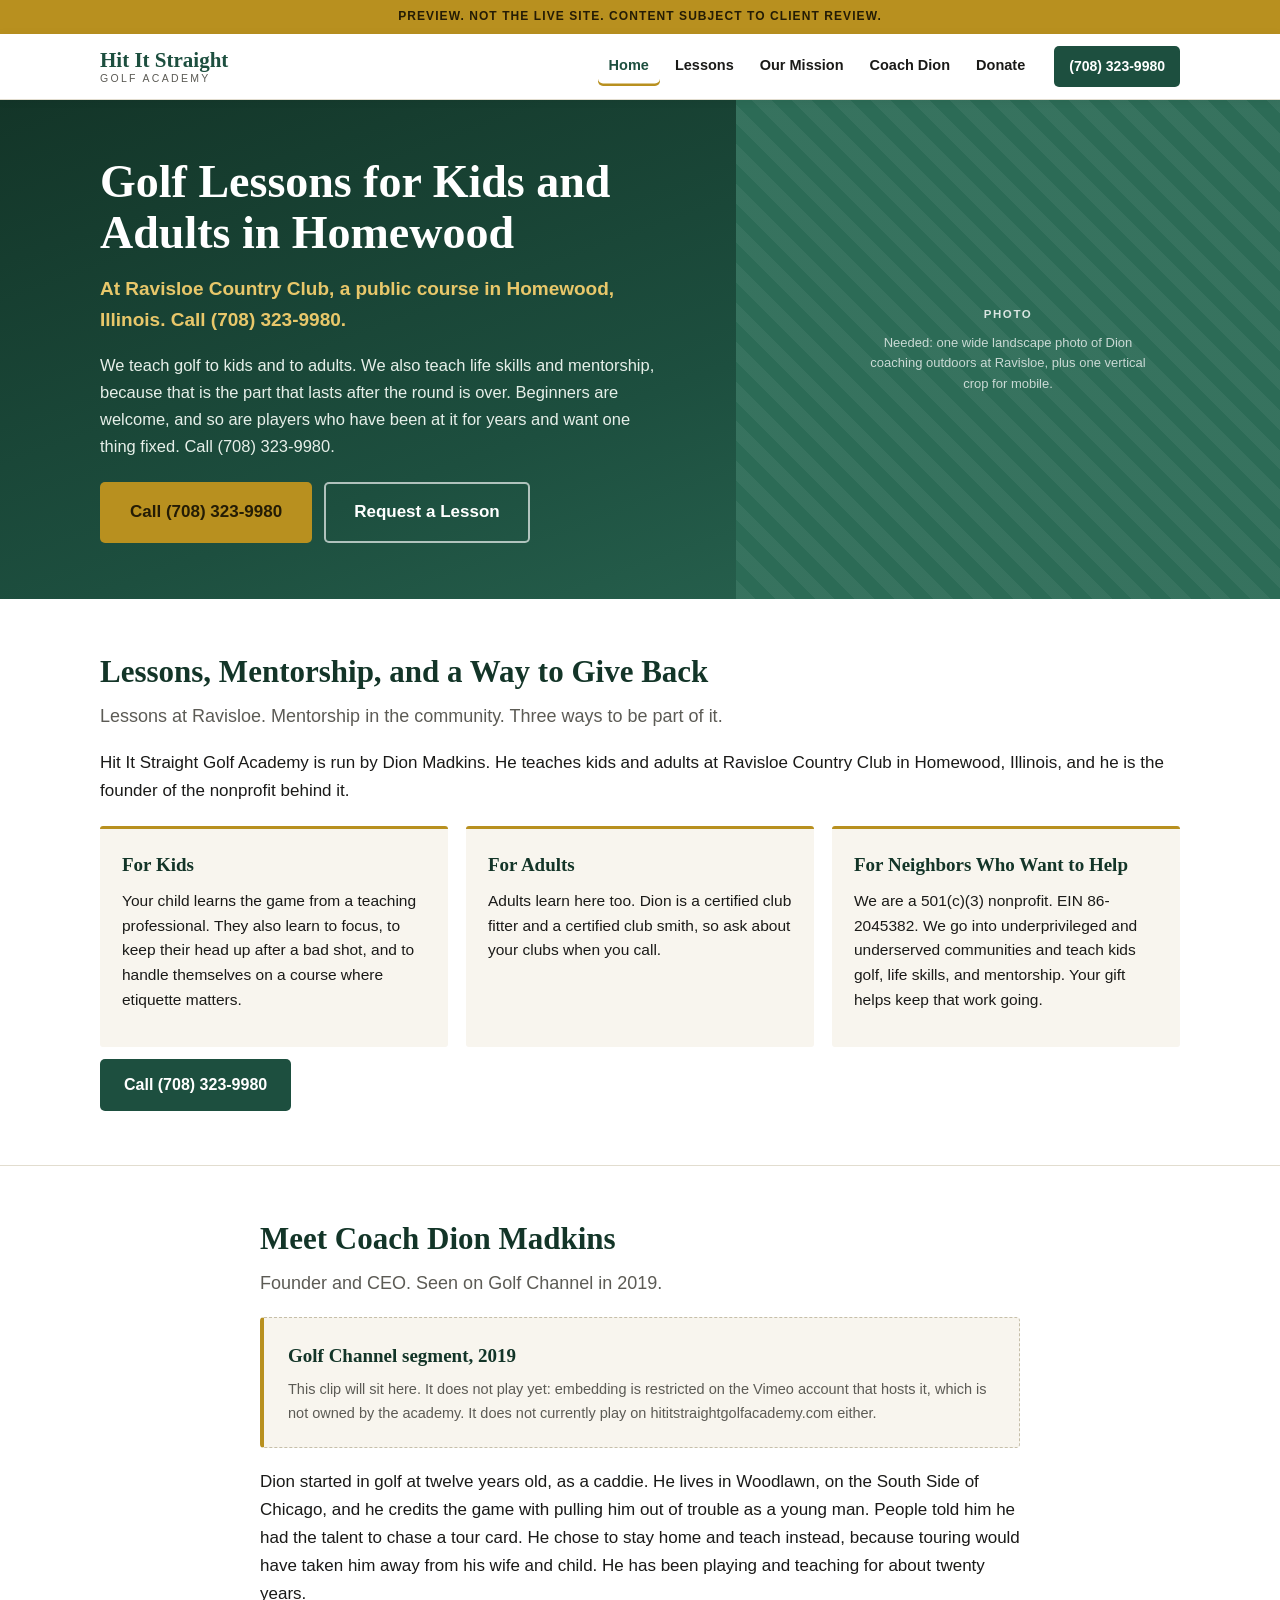
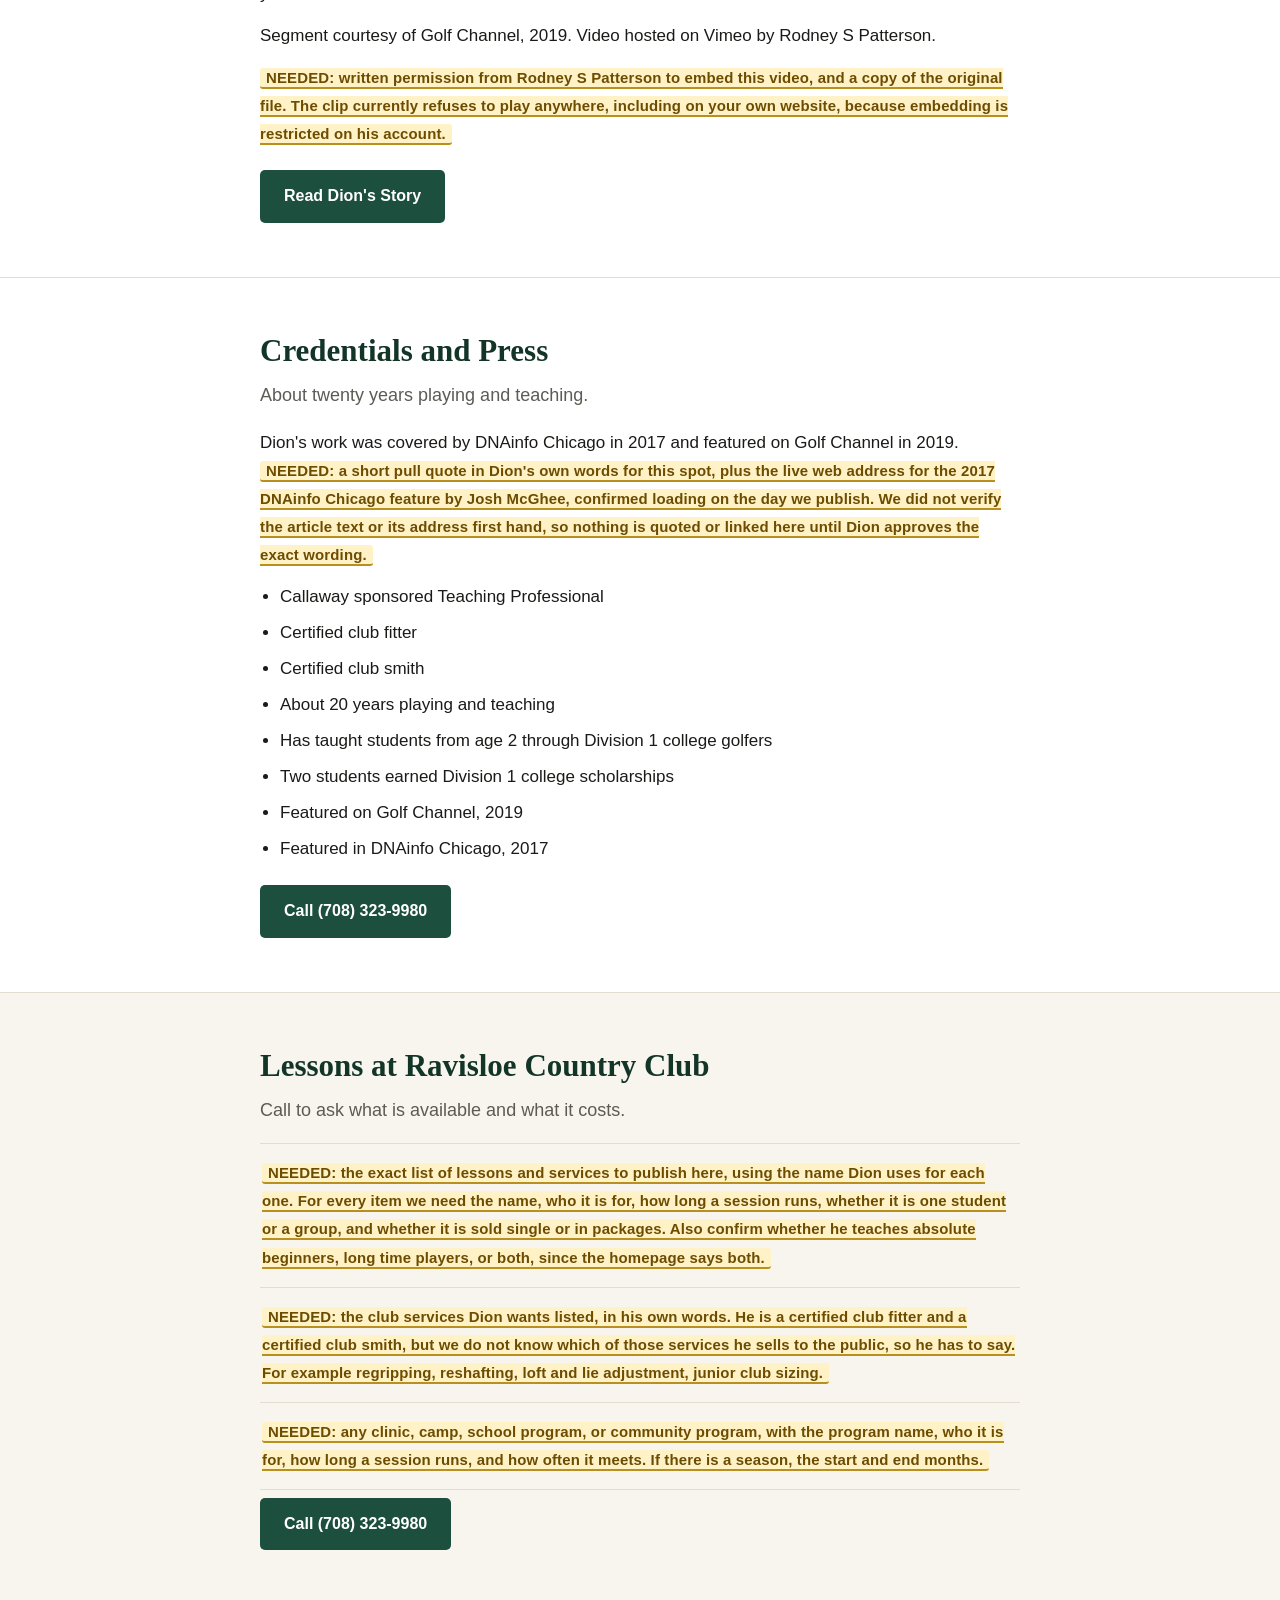
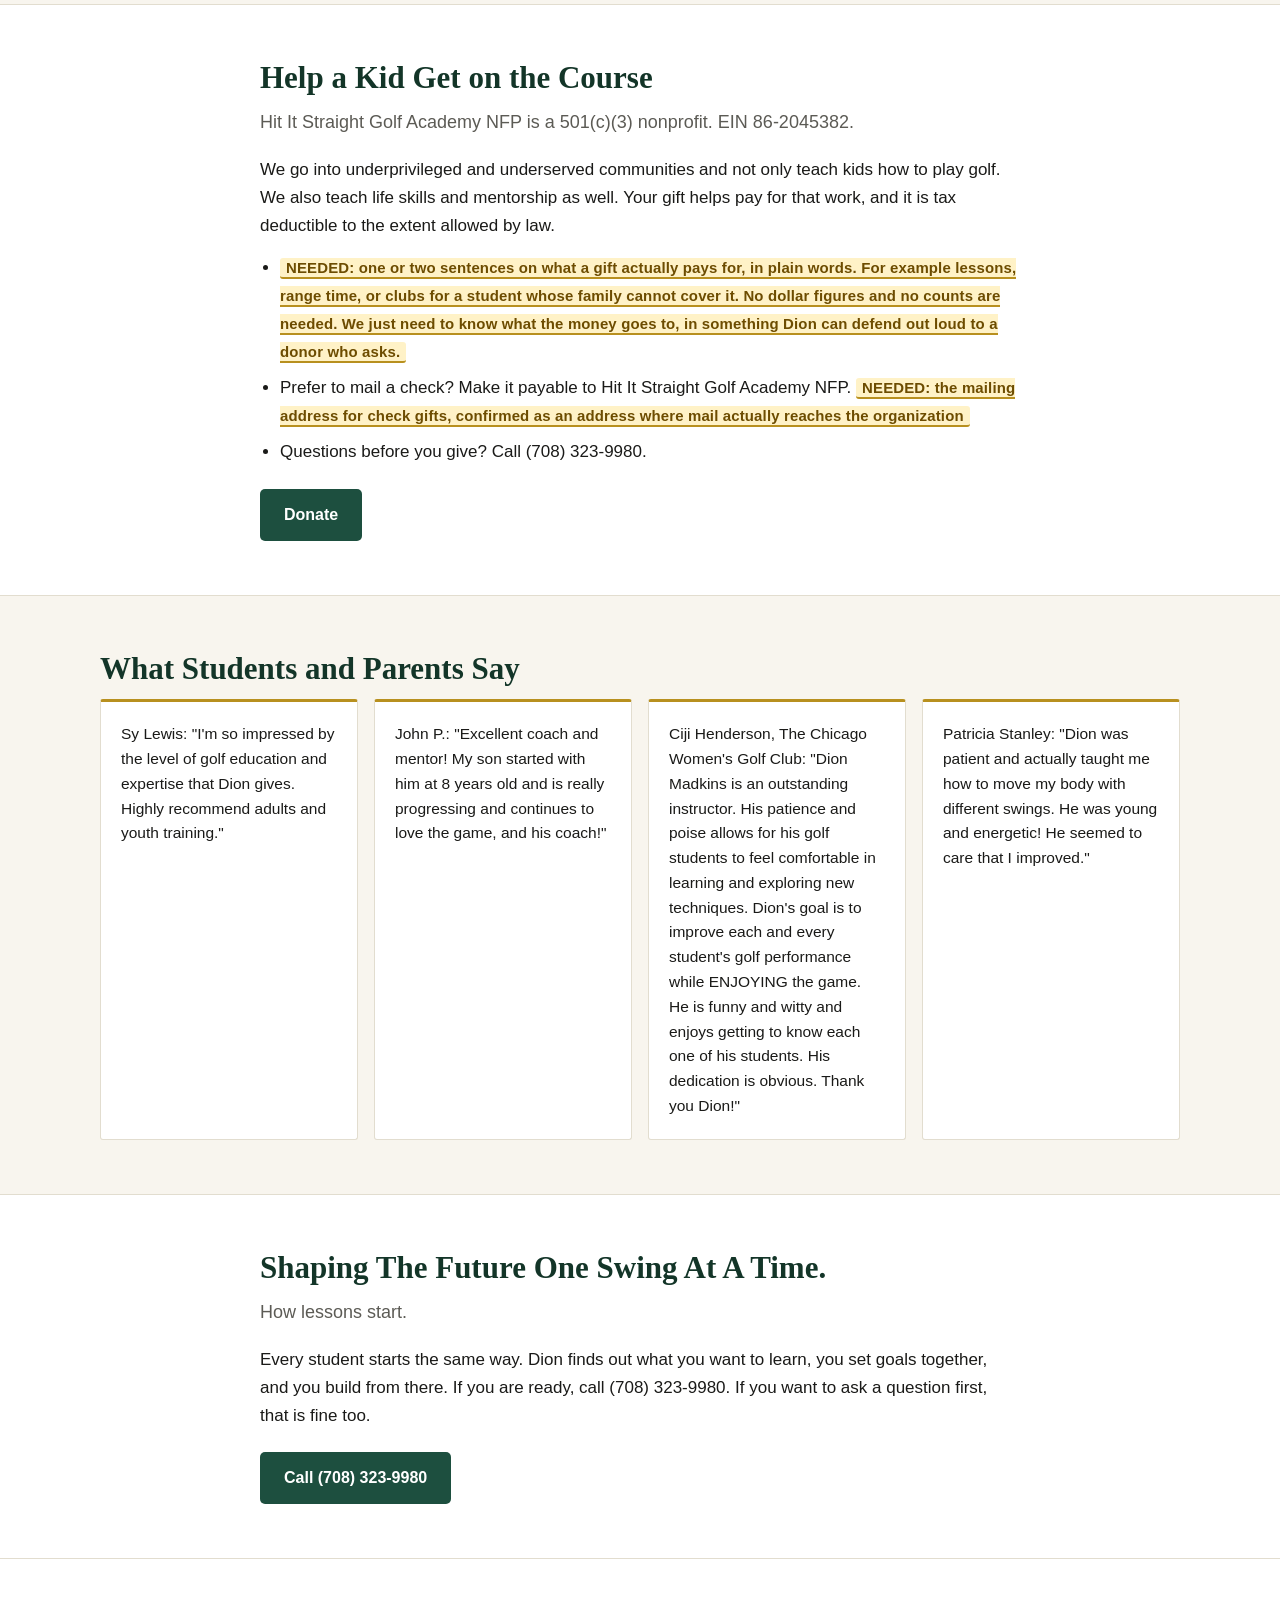
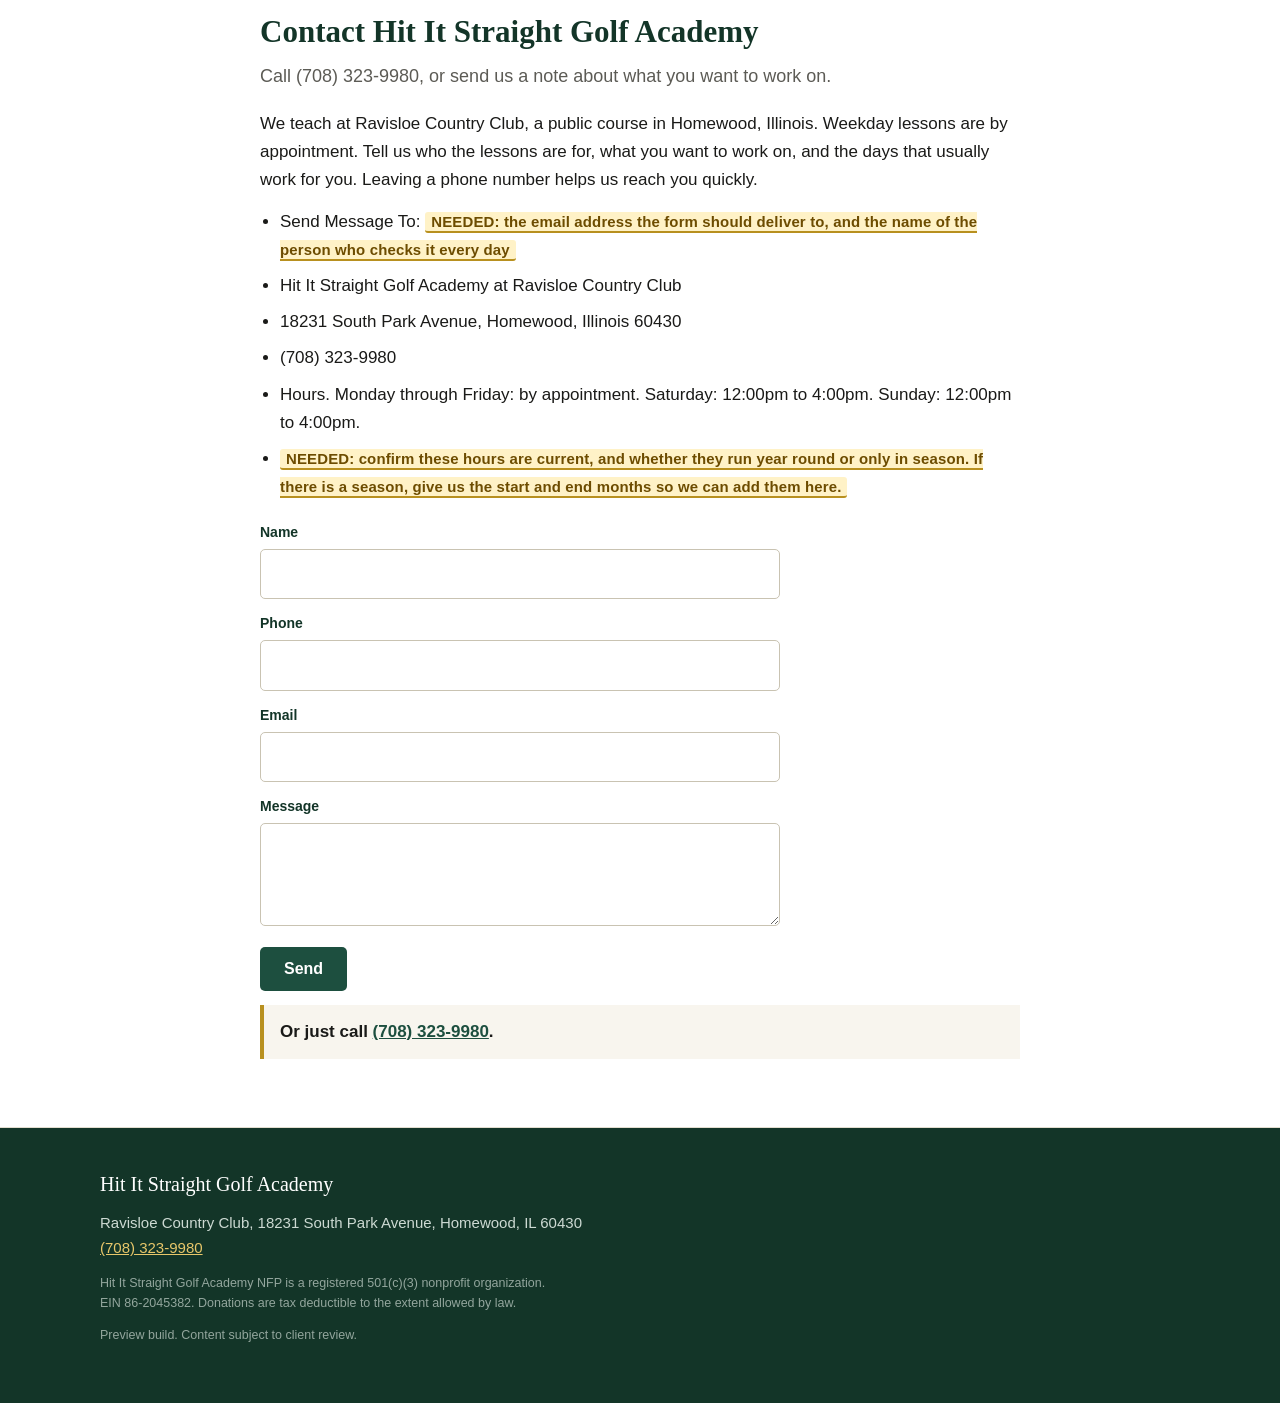
<file: index.html>
<!doctype html><html lang="en"><head><meta charset="utf-8">
<meta name="viewport" content="width=device-width,initial-scale=1">
<meta name="robots" content="noindex,nofollow">
<title>Golf Lessons in Homewood, IL | Hit It Straight Golf Academy</title>
<meta name="description" content="Golf lessons for kids and adults at Ravisloe, a public course in Homewood, IL. Taught by Callaway sponsored teaching pro Dion Madkins. Call (708) 323-9980.">
<link rel="stylesheet" href="style.css"></head><body>
<div class="pv">Preview. Not the live site. Content subject to client review.</div>
<header class="site"><div class="wrap bar">
  <a class="brand" href="index.html"><b>Hit It Straight</b><span>Golf Academy</span></a>
  <nav><a href="index.html" class=on>Home</a><a href="lessons.html">Lessons</a><a href="mission.html">Our Mission</a><a href="coach.html">Coach Dion</a><a href="donate.html">Donate</a></nav>
  <a class="btn sm" href="tel:7083239980">(708) 323-9980</a>
</div></header>
<main><section class="hero">
  <div class="wrap">
    <h1>Golf Lessons for Kids and Adults in Homewood</h1>
    <p class="lede">At Ravisloe Country Club, a public course in Homewood, Illinois. Call (708) 323-9980.</p>
    <div class="hero-body"><p>We teach golf to kids and to adults. We also teach life skills and mentorship, because that is the part that lasts after the round is over. Beginners are welcome, and so are players who have been at it for years and want one thing fixed. Call (708) 323-9980.</p></div>
    <div class="btns"><a class="btn big" href="tel:7083239980">Call (708) 323-9980</a><a class="btn big" href="lessons.html">Request a Lesson</a></div>
  </div>
  <div class="hero-photo"><span>Photo<em>Needed: one wide landscape photo of Dion coaching outdoors at Ravisloe, plus one vertical crop for mobile.</em></span></div>
</section><section class="sec"><div class="wrap">
  <h2>Lessons, Mentorship, and a Way to Give Back</h2><p class="lede">Lessons at Ravisloe. Mentorship in the community. Three ways to be part of it.</p>
  <p>Hit It Straight Golf Academy is run by Dion Madkins. He teaches kids and adults at Ravisloe Country Club in Homewood, Illinois, and he is the founder of the nonprofit behind it.</p><div class="cols"><div class="col"><h3>For Kids</h3><p>Your child learns the game from a teaching professional. They also learn to focus, to keep their head up after a bad shot, and to handle themselves on a course where etiquette matters.</p></div><div class="col"><h3>For Adults</h3><p>Adults learn here too. Dion is a certified club fitter and a certified club smith, so ask about your clubs when you call.</p></div><div class="col"><h3>For Neighbors Who Want to Help</h3><p>We are a 501(c)(3) nonprofit. EIN 86-2045382. We go into underprivileged and underserved communities and teach kids golf, life skills, and mentorship. Your gift helps keep that work going.</p></div></div><a class="btn" href="tel:7083239980">Call (708) 323-9980</a></div></section><section class="sec video"><div class="wrap narrow">
  <h2>Meet Coach Dion Madkins</h2><p class="lede">Founder and CEO. Seen on Golf Channel in 2019.</p>
  <div class="vidblock"><strong>Golf Channel segment, 2019</strong>
    <span>This clip will sit here. It does not play yet: embedding is restricted on the Vimeo
    account that hosts it, which is not owned by the academy. It does not currently play on
    hititstraightgolfacademy.com either.</span></div>
  <p>Dion started in golf at twelve years old, as a caddie. He lives in Woodlawn, on the South Side of Chicago, and he credits the game with pulling him out of trouble as a young man. People told him he had the talent to chase a tour card. He chose to stay home and teach instead, because touring would have taken him away from his wife and child. He has been playing and teaching for about twenty years.</p><p>Segment courtesy of Golf Channel, 2019. Video hosted on Vimeo by Rodney S Patterson.</p><p><span class="need" title="We need this from you">NEEDED: written permission from Rodney S Patterson to embed this video, and a copy of the original file. The clip currently refuses to play anywhere, including on your own website, because embedding is restricted on his account.</span></p><a class="btn" href="coach.html">Read Dion&#x27;s Story</a></div></section><section class="sec"><div class="wrap narrow">
  <h2>Credentials and Press</h2><p class="lede">About twenty years playing and teaching.</p>
  <p>Dion&#x27;s work was covered by DNAinfo Chicago in 2017 and featured on Golf Channel in 2019. <span class="need" title="We need this from you">NEEDED: a short pull quote in Dion&#x27;s own words for this spot, plus the live web address for the 2017 DNAinfo Chicago feature by Josh McGhee, confirmed loading on the day we publish. We did not verify the article text or its address first hand, so nothing is quoted or linked here until Dion approves the exact wording.</span></p><ul class="plain"><li>Callaway sponsored Teaching Professional</li><li>Certified club fitter</li><li>Certified club smith</li><li>About 20 years playing and teaching</li><li>Has taught students from age 2 through Division 1 college golfers</li><li>Two students earned Division 1 college scholarships</li><li>Featured on Golf Channel, 2019</li><li>Featured in DNAinfo Chicago, 2017</li></ul><a class="btn" href="tel:7083239980">Call (708) 323-9980</a></div></section><section class="sec alt"><div class="wrap narrow">
  <h2>Lessons at Ravisloe Country Club</h2><p class="lede">Call to ask what is available and what it costs.</p>
  <ul class="pricelist"><li><span class="need" title="We need this from you">NEEDED: the exact list of lessons and services to publish here, using the name Dion uses for each one. For every item we need the name, who it is for, how long a session runs, whether it is one student or a group, and whether it is sold single or in packages. Also confirm whether he teaches absolute beginners, long time players, or both, since the homepage says both.</span></li><li><span class="need" title="We need this from you">NEEDED: the club services Dion wants listed, in his own words. He is a certified club fitter and a certified club smith, but we do not know which of those services he sells to the public, so he has to say. For example regripping, reshafting, loft and lie adjustment, junior club sizing.</span></li><li><span class="need" title="We need this from you">NEEDED: any clinic, camp, school program, or community program, with the program name, who it is for, how long a session runs, and how often it meets. If there is a season, the start and end months.</span></li></ul><a class="btn" href="tel:7083239980">Call (708) 323-9980</a></div></section><section class="sec"><div class="wrap narrow">
  <h2>Help a Kid Get on the Course</h2><p class="lede">Hit It Straight Golf Academy NFP is a 501(c)(3) nonprofit. EIN 86-2045382.</p>
  <p>We go into underprivileged and underserved communities and not only teach kids how to play golf. We also teach life skills and mentorship as well. Your gift helps pay for that work, and it is tax deductible to the extent allowed by law.</p><ul class="plain"><li><span class="need" title="We need this from you">NEEDED: one or two sentences on what a gift actually pays for, in plain words. For example lessons, range time, or clubs for a student whose family cannot cover it. No dollar figures and no counts are needed. We just need to know what the money goes to, in something Dion can defend out loud to a donor who asks.</span></li><li>Prefer to mail a check? Make it payable to Hit It Straight Golf Academy NFP. <span class="need" title="We need this from you">NEEDED: the mailing address for check gifts, confirmed as an address where mail actually reaches the organization</span></li><li>Questions before you give? Call (708) 323-9980.</li></ul><a class="btn" href="donate.html">Donate</a></div></section><section class="sec alt"><div class="wrap">
  <h2>What Students and Parents Say</h2><div class="cards"><blockquote>Sy Lewis: &quot;I&#x27;m so impressed by the level of golf education and expertise that Dion gives. Highly recommend adults and youth training.&quot;</blockquote><blockquote>John P.: &quot;Excellent coach and mentor! My son started with him at 8 years old and is really progressing and continues to love the game, and his coach!&quot;</blockquote><blockquote>Ciji Henderson, The Chicago Women&#x27;s Golf Club: &quot;Dion Madkins is an outstanding instructor. His patience and poise allows for his golf students to feel comfortable in learning and exploring new techniques. Dion&#x27;s goal is to improve each and every student&#x27;s golf performance while ENJOYING the game. He is funny and witty and enjoys getting to know each one of his students. His dedication is obvious. Thank you Dion!&quot;</blockquote><blockquote>Patricia Stanley: &quot;Dion was patient and actually taught me how to move my body with different swings. He was young and energetic! He seemed to care that I improved.&quot;</blockquote></div></div></section><section class="sec"><div class="wrap narrow">
  <h2>Shaping The Future One Swing At A Time.</h2><p class="lede">How lessons start.</p>
  <p>Every student starts the same way. Dion finds out what you want to learn, you set goals together, and you build from there. If you are ready, call (708) 323-9980. If you want to ask a question first, that is fine too.</p><a class="btn" href="tel:7083239980">Call (708) 323-9980</a></div></section><section class="sec contact" id="request"><div class="wrap narrow">
  <h2>Contact Hit It Straight Golf Academy</h2><p class="lede">Call (708) 323-9980, or send us a note about what you want to work on.</p>
  <p>We teach at Ravisloe Country Club, a public course in Homewood, Illinois. Weekday lessons are by appointment. Tell us who the lessons are for, what you want to work on, and the days that usually work for you. Leaving a phone number helps us reach you quickly.</p><ul class="plain"><li>Send Message To: <span class="need" title="We need this from you">NEEDED: the email address the form should deliver to, and the name of the person who checks it every day</span></li><li>Hit It Straight Golf Academy at Ravisloe Country Club</li><li>18231 South Park Avenue, Homewood, Illinois 60430</li><li>(708) 323-9980</li><li>Hours. Monday through Friday: by appointment. Saturday: 12:00pm to 4:00pm. Sunday: 12:00pm to 4:00pm.</li><li><span class="need" title="We need this from you">NEEDED: confirm these hours are current, and whether they run year round or only in season. If there is a season, give us the start and end months so we can add them here.</span></li></ul>
  <form onsubmit="alert('Preview only. The real form will live in GoDaddy.');return false">
    <label>Name<input required></label><label>Phone<input type="tel" required></label>
    <label>Email<input type="email" required></label><label>Message<textarea rows="3"></textarea></label>
    <button class="btn" type="submit">Send</button>
  </form>
  <p class="callout">Or just call <a href="tel:7083239980">(708) 323-9980</a>.</p></div></section></main>

<footer class="site"><div class="wrap">
  <p class="fbrand">Hit It Straight Golf Academy</p>
  <p>Ravisloe Country Club, 18231 South Park Avenue, Homewood, IL 60430<br>
  <a href="tel:7083239980">(708) 323-9980</a></p>
  <p class="legal">Hit It Straight Golf Academy NFP is a registered 501(c)(3) nonprofit organization.<br>
  EIN 86-2045382. Donations are tax deductible to the extent allowed by law.</p>
  <p class="legal">Preview build. Content subject to client review.</p>
</div></footer></body></html>
</file>
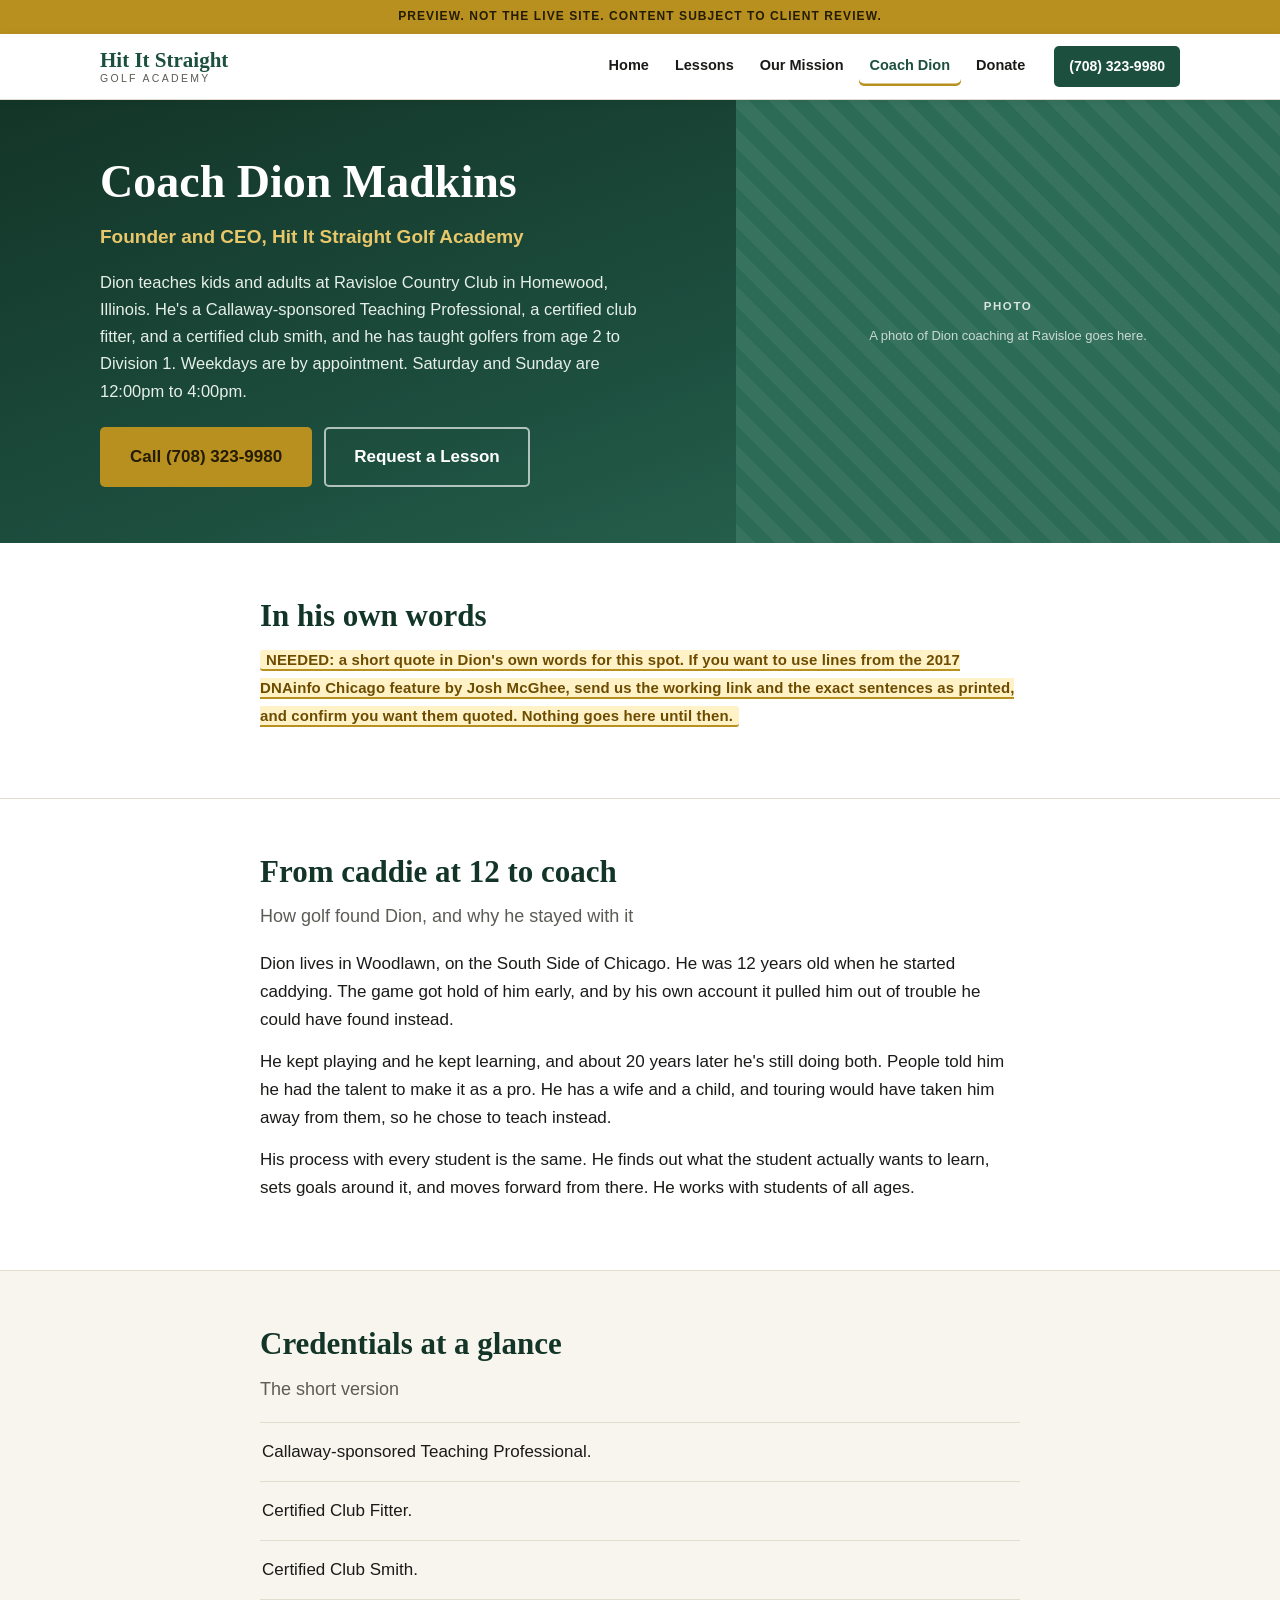
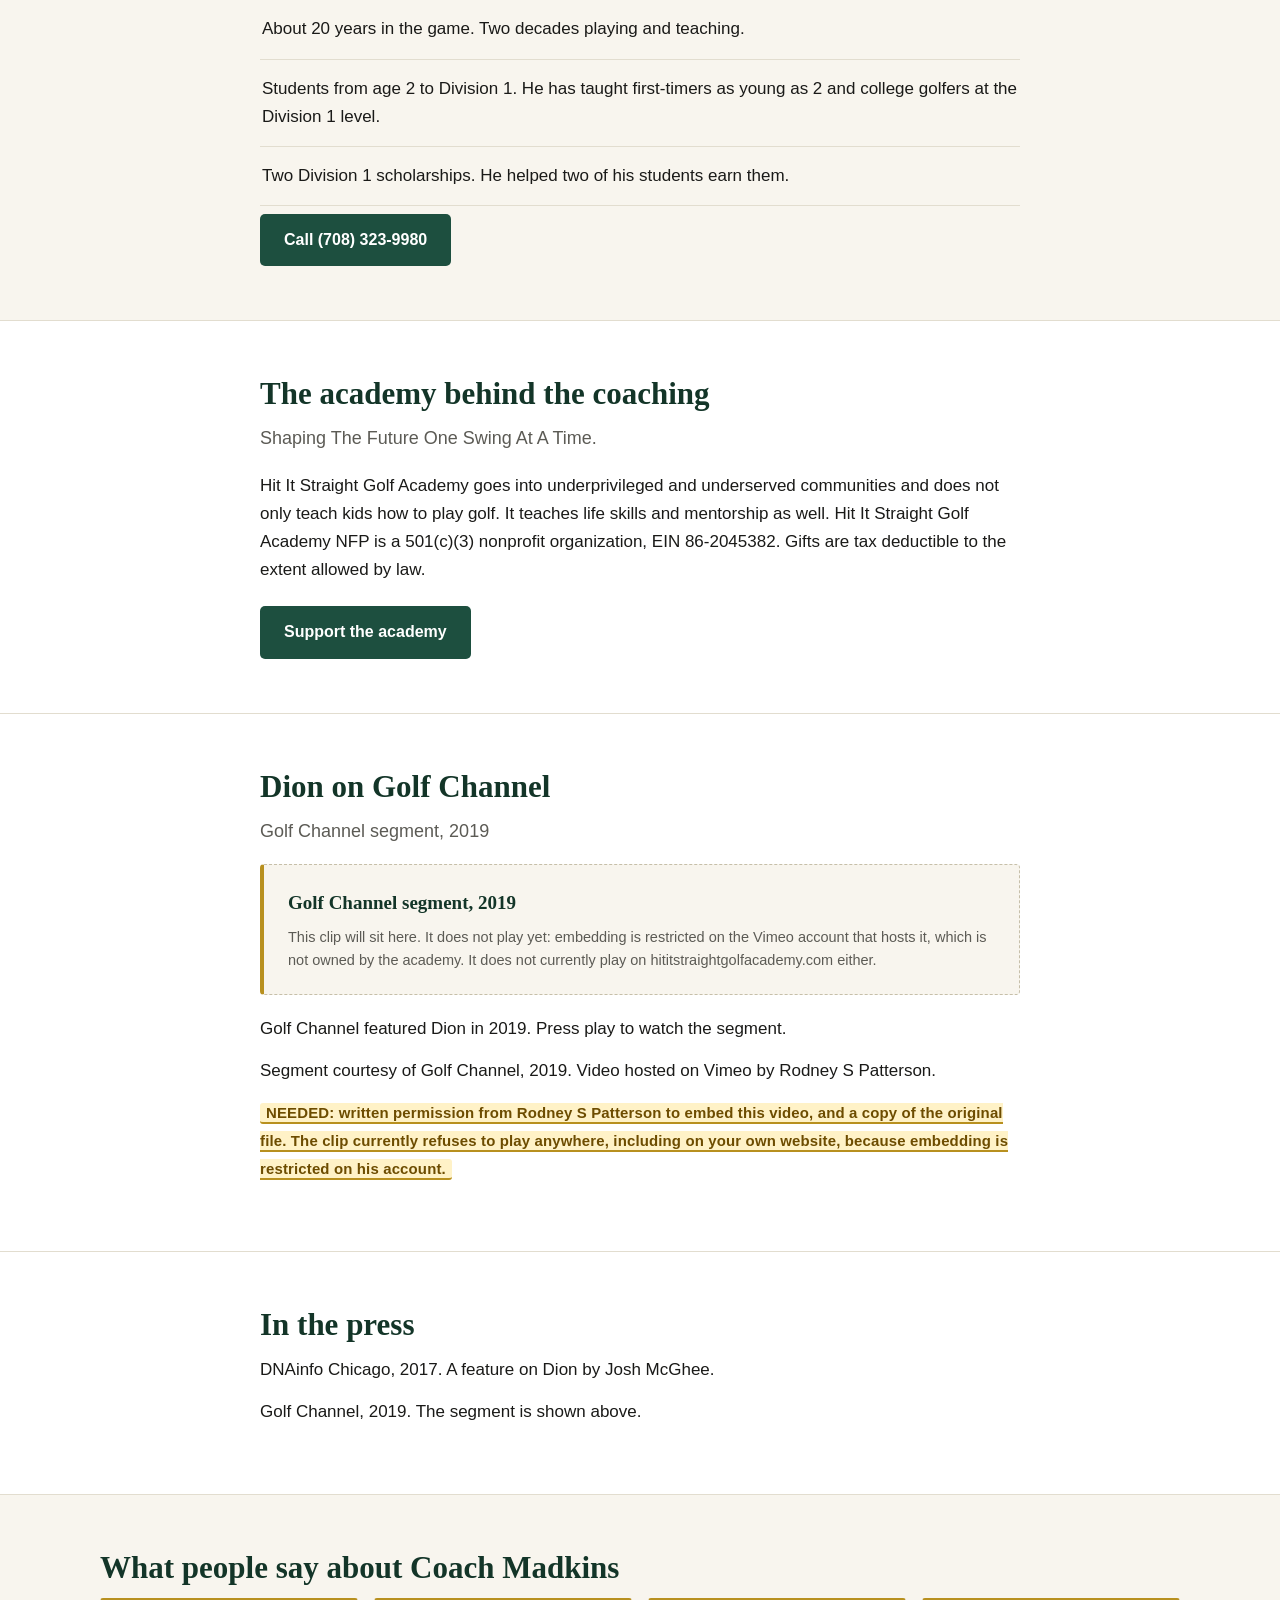
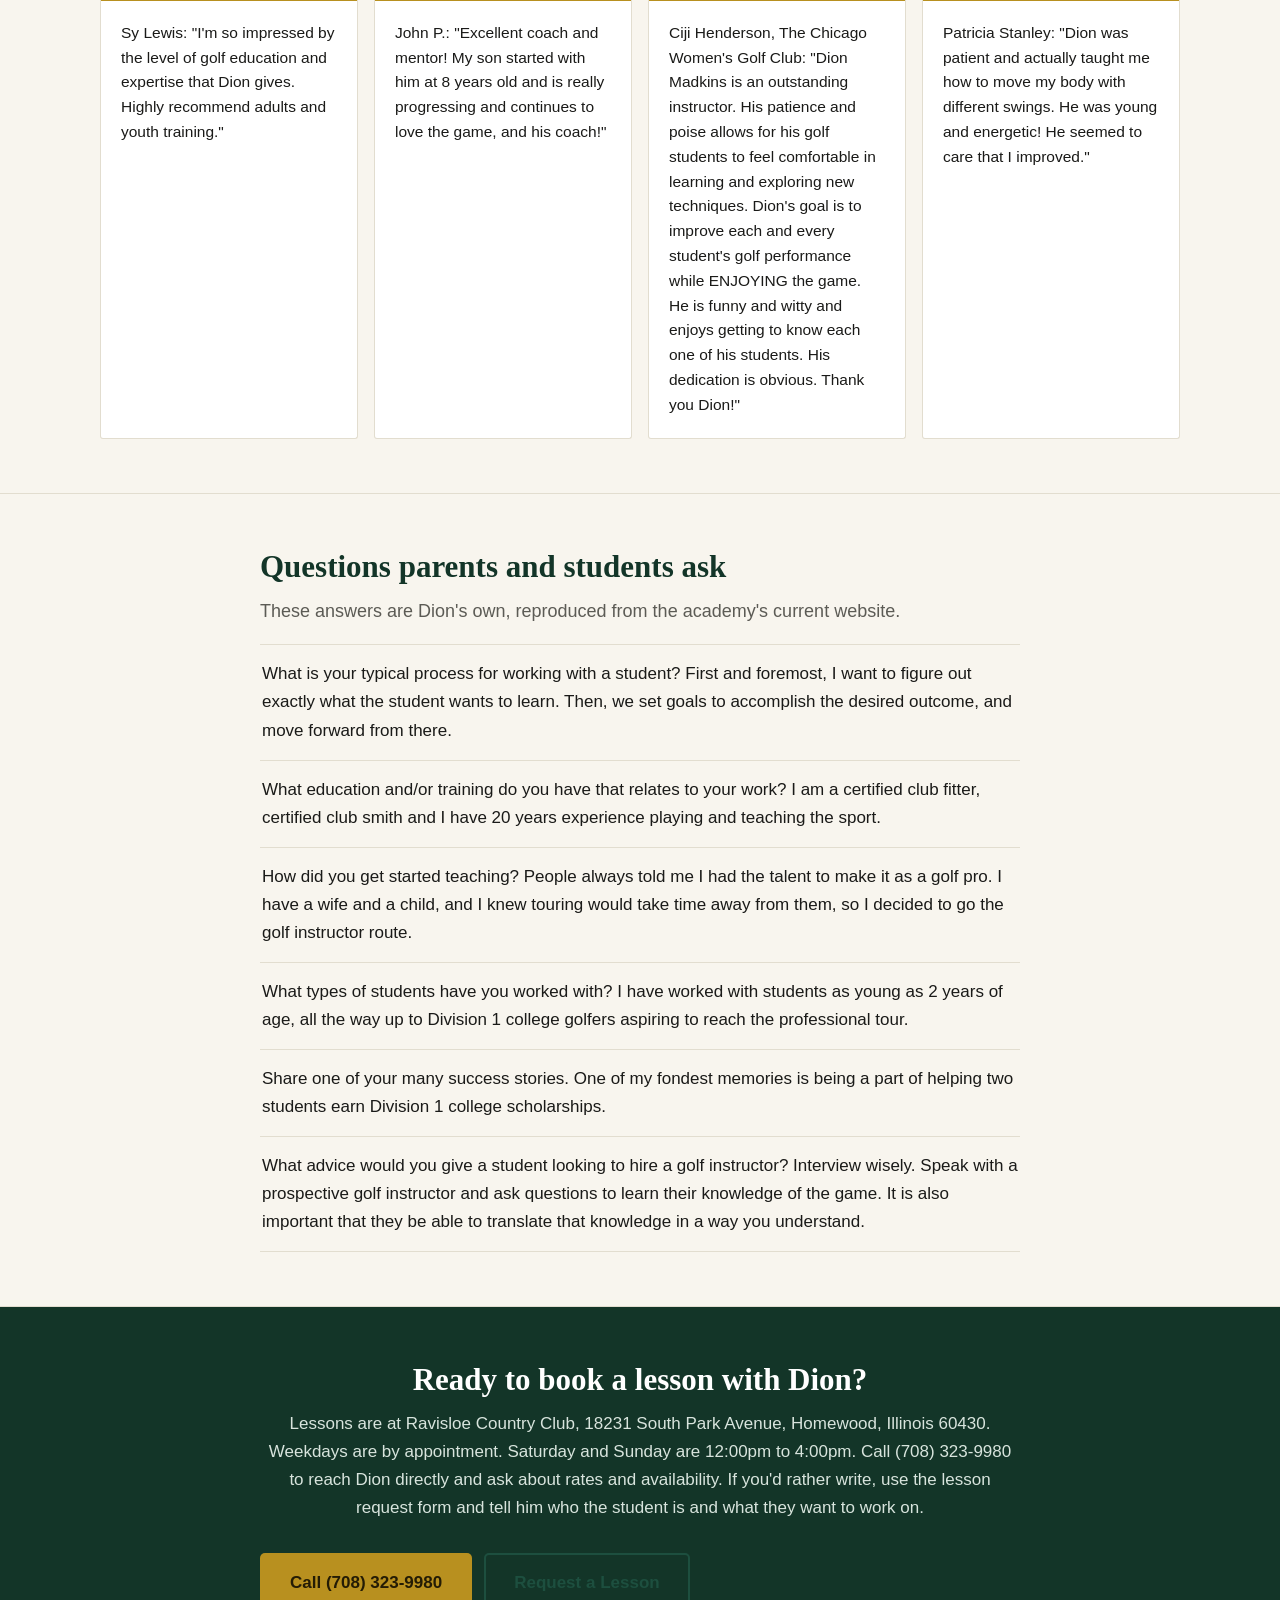
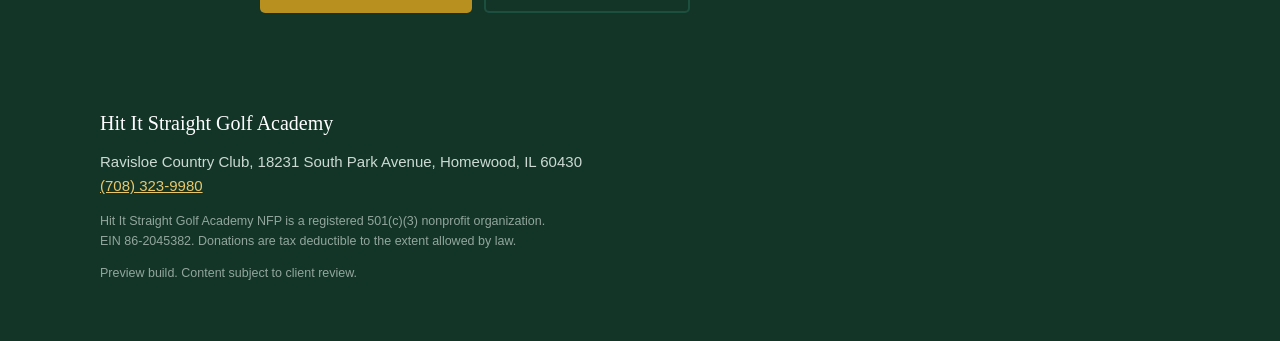
<file: coach.html>
<!doctype html><html lang="en"><head><meta charset="utf-8">
<meta name="viewport" content="width=device-width,initial-scale=1">
<meta name="robots" content="noindex,nofollow">
<title>Dion Madkins | Golf Instructor in Homewood, IL</title>
<meta name="description" content="Dion Madkins teaches kids and adults in Homewood, IL. Callaway-sponsored teaching pro, certified club fitter, and certified club smith. Golf Channel, 2019.">
<link rel="stylesheet" href="style.css"></head><body>
<div class="pv">Preview. Not the live site. Content subject to client review.</div>
<header class="site"><div class="wrap bar">
  <a class="brand" href="index.html"><b>Hit It Straight</b><span>Golf Academy</span></a>
  <nav><a href="index.html">Home</a><a href="lessons.html">Lessons</a><a href="mission.html">Our Mission</a><a href="coach.html" class=on>Coach Dion</a><a href="donate.html">Donate</a></nav>
  <a class="btn sm" href="tel:7083239980">(708) 323-9980</a>
</div></header>
<main><section class="hero">
  <div class="wrap">
    <h1>Coach Dion Madkins</h1>
    <p class="lede">Founder and CEO, Hit It Straight Golf Academy</p>
    <div class="hero-body"><p>Dion teaches kids and adults at Ravisloe Country Club in Homewood, Illinois. He&#x27;s a Callaway-sponsored Teaching Professional, a certified club fitter, and a certified club smith, and he has taught golfers from age 2 to Division 1. Weekdays are by appointment. Saturday and Sunday are 12:00pm to 4:00pm.</p></div>
    <div class="btns"><a class="btn big" href="tel:7083239980">Call (708) 323-9980</a><a class="btn big" href="lessons.html">Request a Lesson</a></div>
  </div>
  <div class="hero-photo"><span>Photo<em>A photo of Dion coaching at Ravisloe goes here.</em></span></div>
</section><section class="sec"><div class="wrap narrow">
  <h2>In his own words</h2>
  <p><span class="need" title="We need this from you">NEEDED: a short quote in Dion&#x27;s own words for this spot. If you want to use lines from the 2017 DNAinfo Chicago feature by Josh McGhee, send us the working link and the exact sentences as printed, and confirm you want them quoted. Nothing goes here until then.</span></p></div></section><section class="sec"><div class="wrap narrow">
  <h2>From caddie at 12 to coach</h2><p class="lede">How golf found Dion, and why he stayed with it</p>
  <p>Dion lives in Woodlawn, on the South Side of Chicago. He was 12 years old when he started caddying. The game got hold of him early, and by his own account it pulled him out of trouble he could have found instead.</p><p>He kept playing and he kept learning, and about 20 years later he&#x27;s still doing both. People told him he had the talent to make it as a pro. He has a wife and a child, and touring would have taken him away from them, so he chose to teach instead.</p><p>His process with every student is the same. He finds out what the student actually wants to learn, sets goals around it, and moves forward from there. He works with students of all ages.</p></div></section><section class="sec alt"><div class="wrap narrow">
  <h2>Credentials at a glance</h2><p class="lede">The short version</p>
  <ul class="pricelist"><li>Callaway-sponsored Teaching Professional.</li><li>Certified Club Fitter.</li><li>Certified Club Smith.</li><li>About 20 years in the game. Two decades playing and teaching.</li><li>Students from age 2 to Division 1. He has taught first-timers as young as 2 and college golfers at the Division 1 level.</li><li>Two Division 1 scholarships. He helped two of his students earn them.</li></ul><a class="btn" href="tel:7083239980">Call (708) 323-9980</a></div></section><section class="sec"><div class="wrap narrow">
  <h2>The academy behind the coaching</h2><p class="lede">Shaping The Future One Swing At A Time.</p>
  <p>Hit It Straight Golf Academy goes into underprivileged and underserved communities and does not only teach kids how to play golf. It teaches life skills and mentorship as well. Hit It Straight Golf Academy NFP is a 501(c)(3) nonprofit organization, EIN 86-2045382. Gifts are tax deductible to the extent allowed by law.</p><a class="btn" href="donate.html">Support the academy</a></div></section><section class="sec video"><div class="wrap narrow">
  <h2>Dion on Golf Channel</h2><p class="lede">Golf Channel segment, 2019</p>
  <div class="vidblock"><strong>Golf Channel segment, 2019</strong>
    <span>This clip will sit here. It does not play yet: embedding is restricted on the Vimeo
    account that hosts it, which is not owned by the academy. It does not currently play on
    hititstraightgolfacademy.com either.</span></div>
  <p>Golf Channel featured Dion in 2019. Press play to watch the segment.</p><p>Segment courtesy of Golf Channel, 2019. Video hosted on Vimeo by Rodney S Patterson.</p><p><span class="need" title="We need this from you">NEEDED: written permission from Rodney S Patterson to embed this video, and a copy of the original file. The clip currently refuses to play anywhere, including on your own website, because embedding is restricted on his account.</span></p></div></section><section class="sec"><div class="wrap narrow">
  <h2>In the press</h2>
  <p>DNAinfo Chicago, 2017. A feature on Dion by Josh McGhee.</p><p>Golf Channel, 2019. The segment is shown above.</p></div></section><section class="sec alt"><div class="wrap">
  <h2>What people say about Coach Madkins</h2><div class="cards"><blockquote>Sy Lewis: &quot;I&#x27;m so impressed by the level of golf education and expertise that Dion gives. Highly recommend adults and youth training.&quot;</blockquote><blockquote>John P.: &quot;Excellent coach and mentor! My son started with him at 8 years old and is really progressing and continues to love the game, and his coach!&quot;</blockquote><blockquote>Ciji Henderson, The Chicago Women&#x27;s Golf Club: &quot;Dion Madkins is an outstanding instructor. His patience and poise allows for his golf students to feel comfortable in learning and exploring new techniques. Dion&#x27;s goal is to improve each and every student&#x27;s golf performance while ENJOYING the game. He is funny and witty and enjoys getting to know each one of his students. His dedication is obvious. Thank you Dion!&quot;</blockquote><blockquote>Patricia Stanley: &quot;Dion was patient and actually taught me how to move my body with different swings. He was young and energetic! He seemed to care that I improved.&quot;</blockquote></div></div></section><section class="sec alt"><div class="wrap narrow">
  <h2>Questions parents and students ask</h2><p class="lede">These answers are Dion&#x27;s own, reproduced from the academy&#x27;s current website.</p>
  <ul class="pricelist"><li>What is your typical process for working with a student? First and foremost, I want to figure out exactly what the student wants to learn. Then, we set goals to accomplish the desired outcome, and move forward from there.</li><li>What education and/or training do you have that relates to your work? I am a certified club fitter, certified club smith and I have 20 years experience playing and teaching the sport.</li><li>How did you get started teaching? People always told me I had the talent to make it as a golf pro. I have a wife and a child, and I knew touring would take time away from them, so I decided to go the golf instructor route.</li><li>What types of students have you worked with? I have worked with students as young as 2 years of age, all the way up to Division 1 college golfers aspiring to reach the professional tour.</li><li>Share one of your many success stories. One of my fondest memories is being a part of helping two students earn Division 1 college scholarships.</li><li>What advice would you give a student looking to hire a golf instructor? Interview wisely. Speak with a prospective golf instructor and ask questions to learn their knowledge of the game. It is also important that they be able to translate that knowledge in a way you understand.</li></ul></div></section><section class="sec band"><div class="wrap narrow center">
  <h2>Ready to book a lesson with Dion?</h2><p>Lessons are at Ravisloe Country Club, 18231 South Park Avenue, Homewood, Illinois 60430. Weekdays are by appointment. Saturday and Sunday are 12:00pm to 4:00pm. Call (708) 323-9980 to reach Dion directly and ask about rates and availability. If you&#x27;d rather write, use the lesson request form and tell him who the student is and what they want to work on.</p>
  <div class="btns"><a class="btn big" href="tel:7083239980">Call (708) 323-9980</a><a class="btn big" href="lessons.html">Request a Lesson</a></div></div></section></main>

<footer class="site"><div class="wrap">
  <p class="fbrand">Hit It Straight Golf Academy</p>
  <p>Ravisloe Country Club, 18231 South Park Avenue, Homewood, IL 60430<br>
  <a href="tel:7083239980">(708) 323-9980</a></p>
  <p class="legal">Hit It Straight Golf Academy NFP is a registered 501(c)(3) nonprofit organization.<br>
  EIN 86-2045382. Donations are tax deductible to the extent allowed by law.</p>
  <p class="legal">Preview build. Content subject to client review.</p>
</div></footer></body></html>
</file>
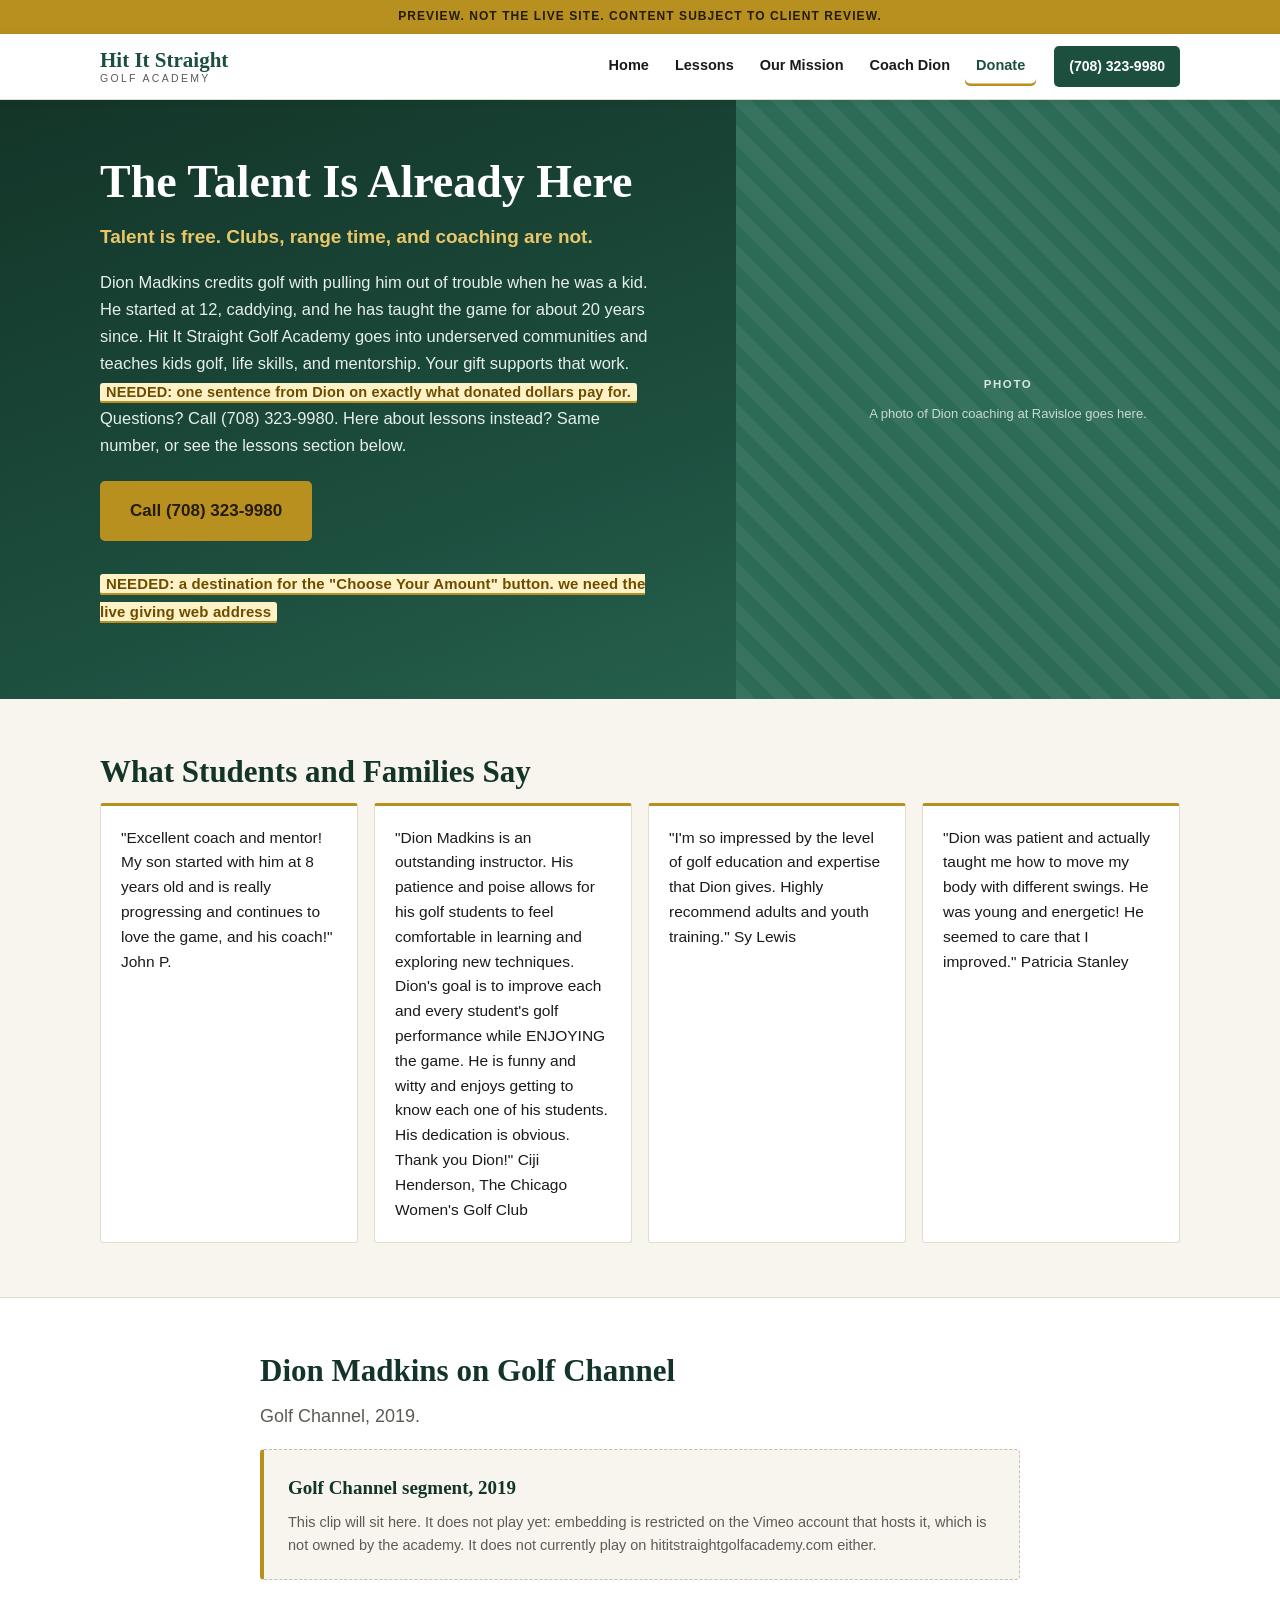
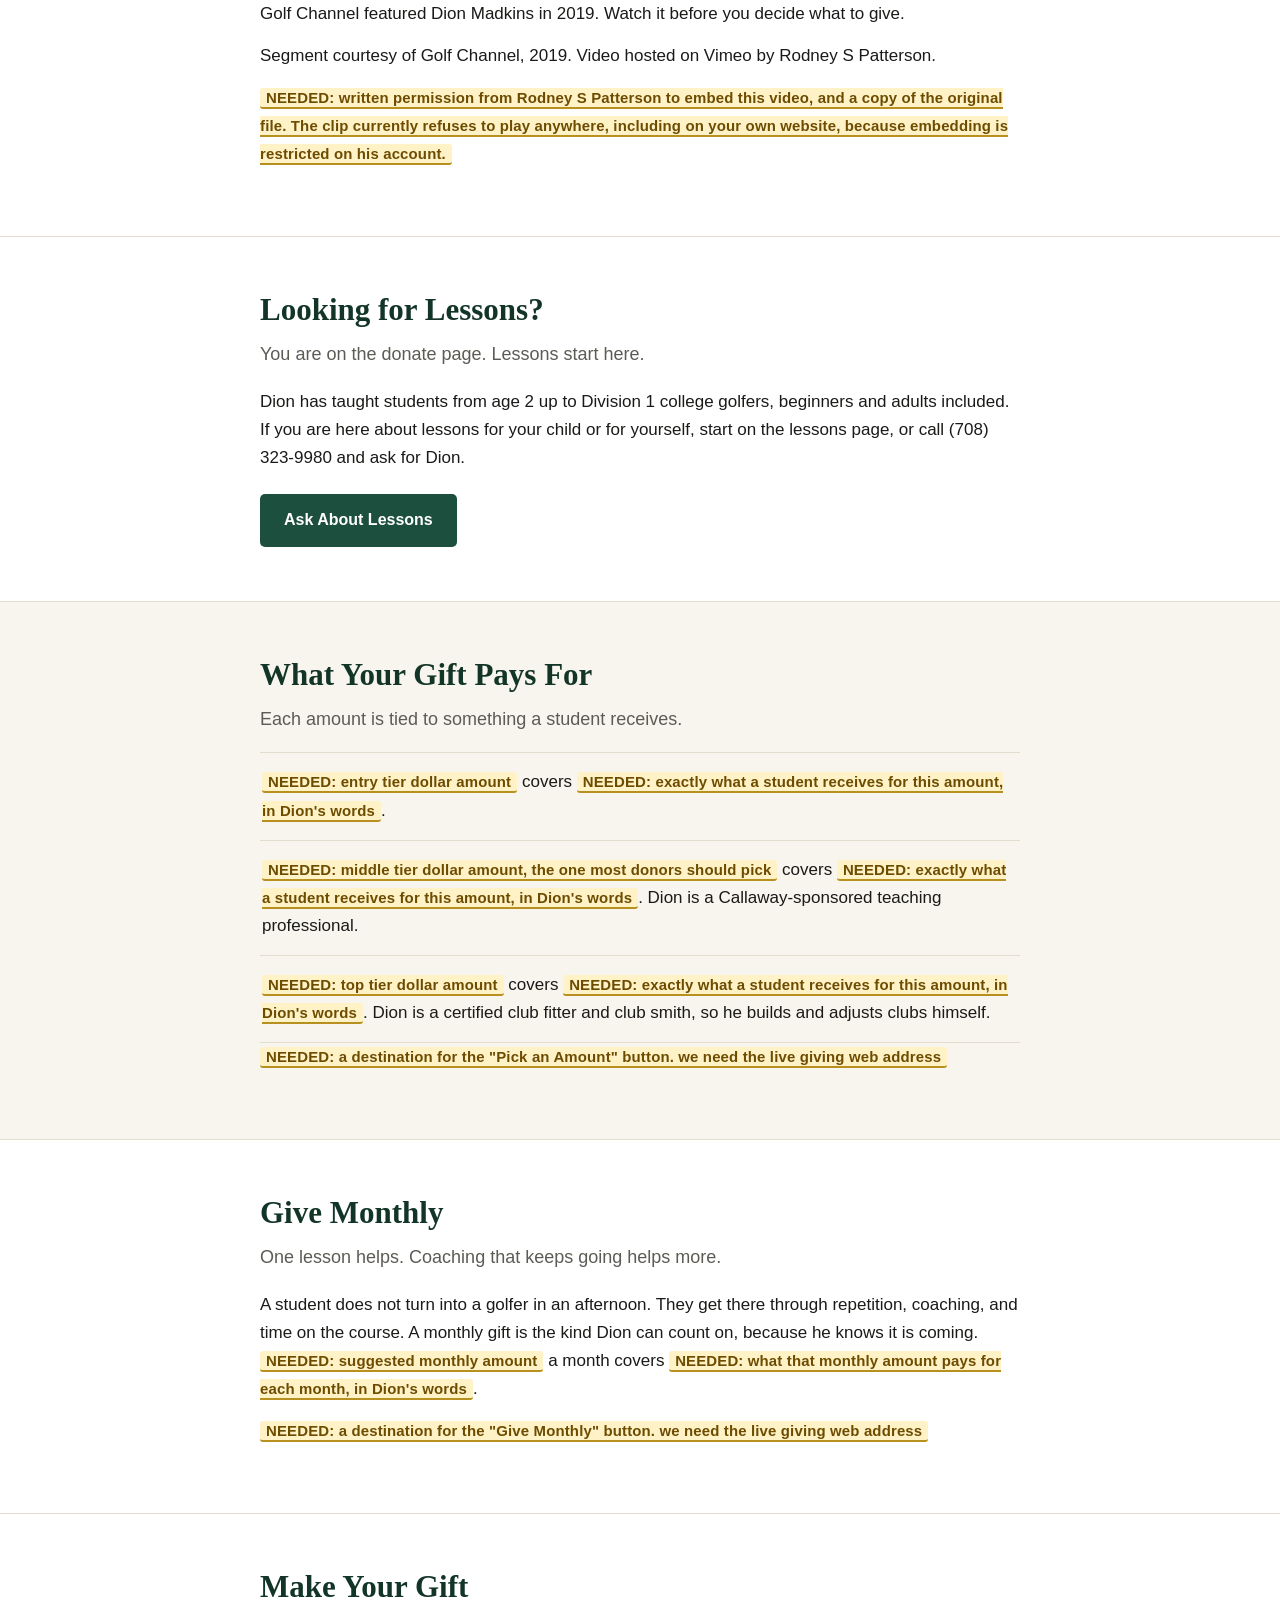
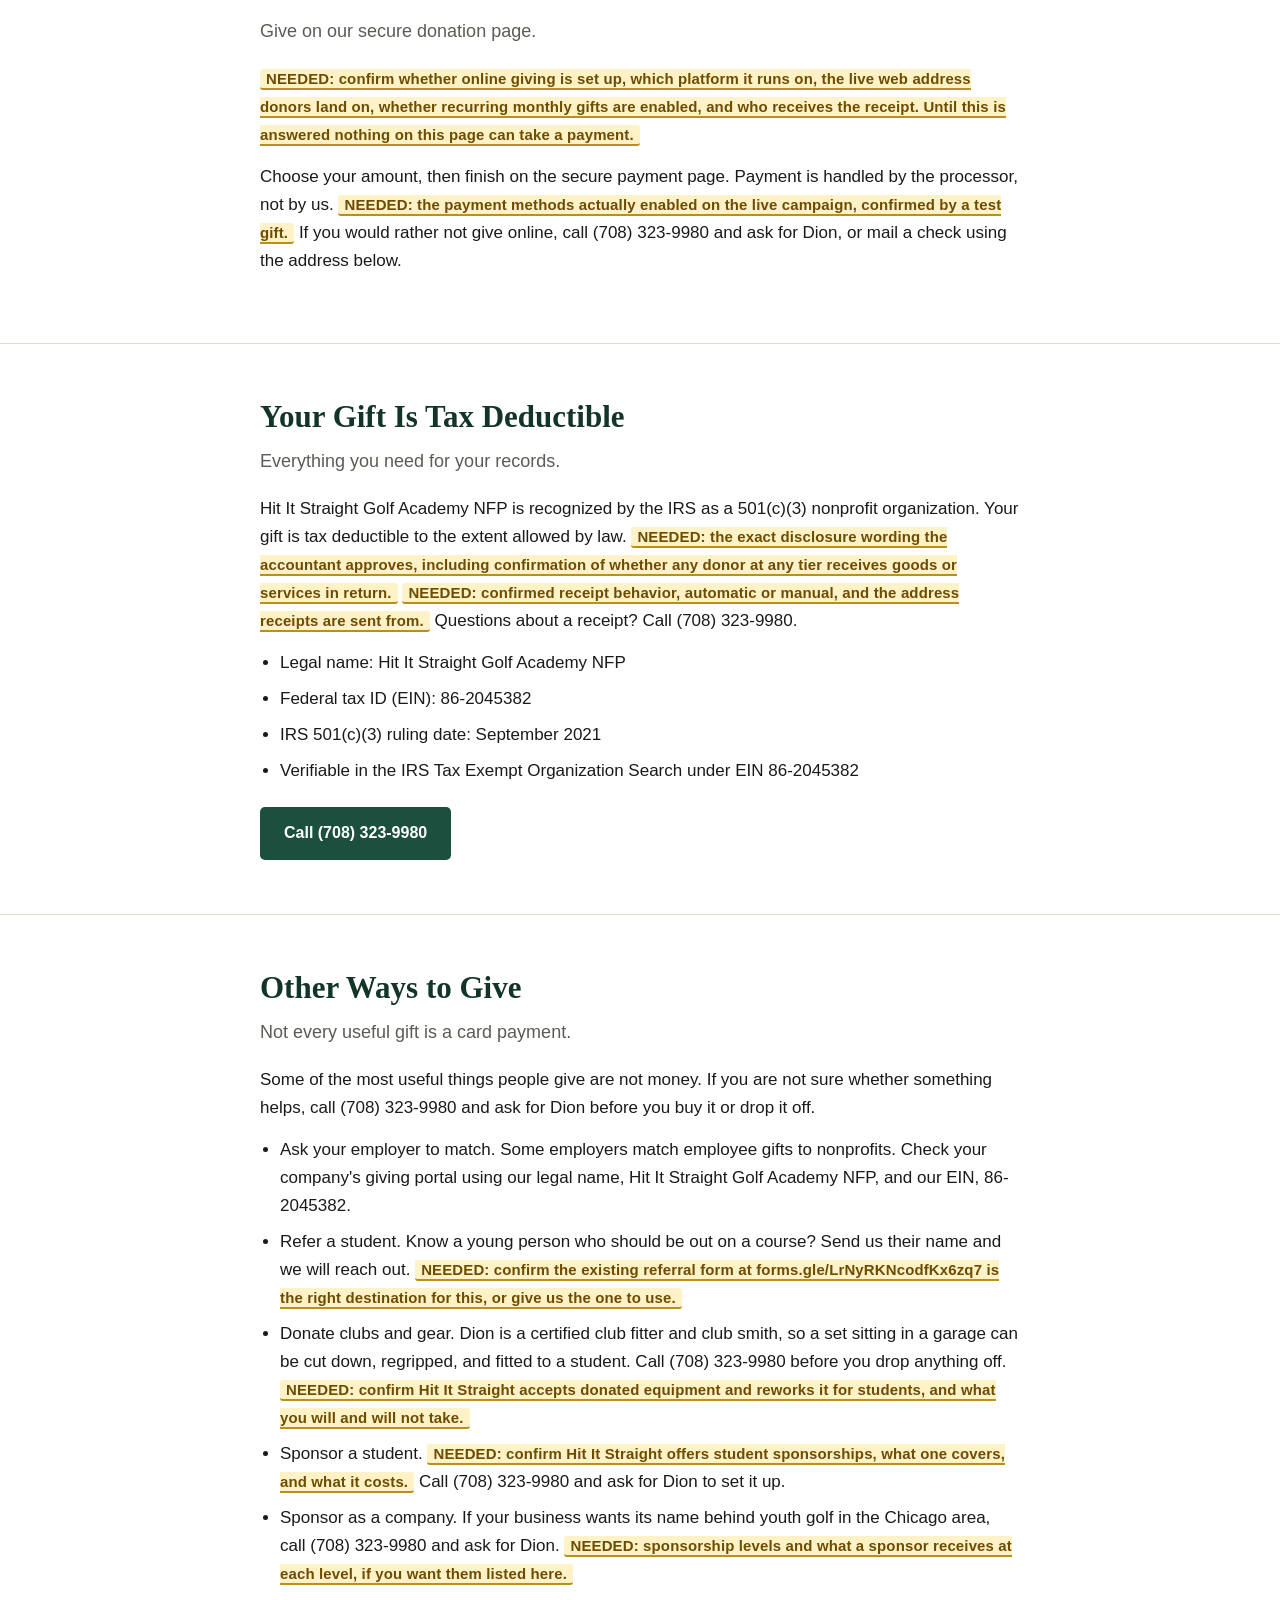
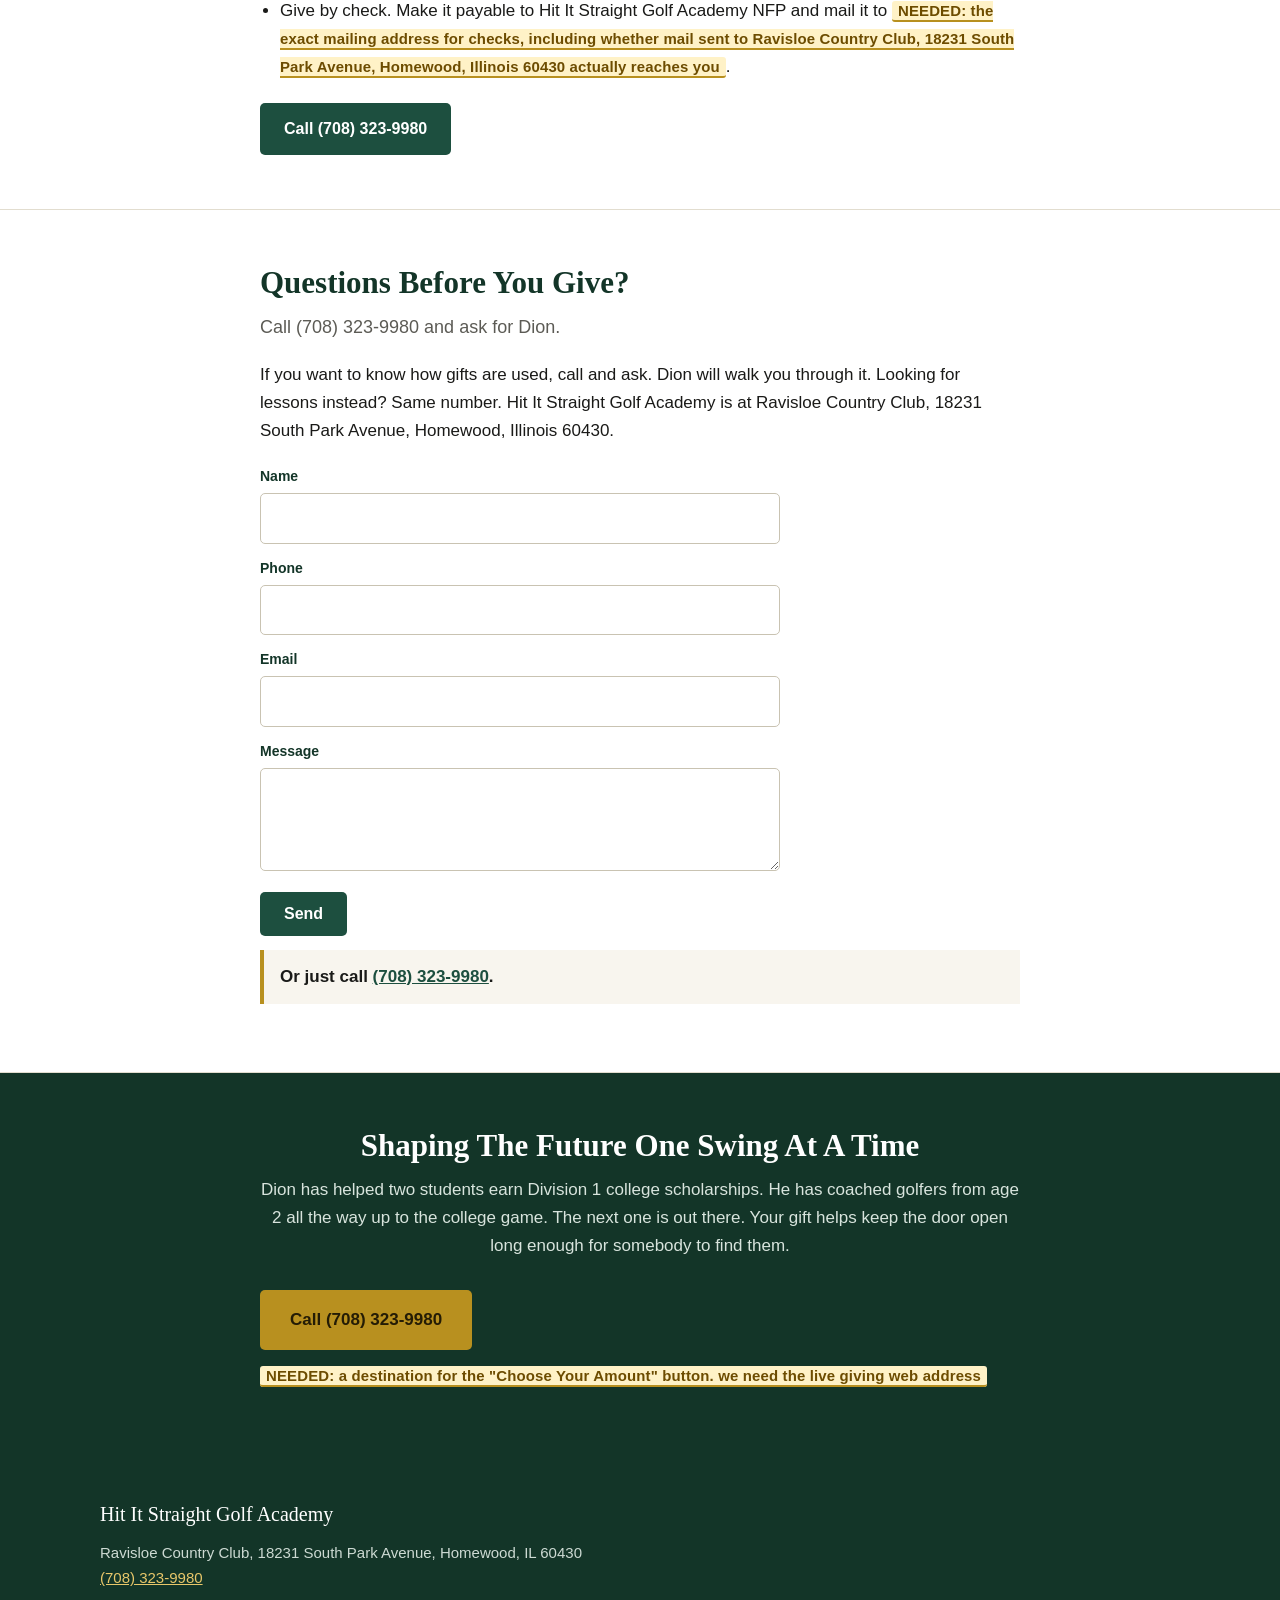
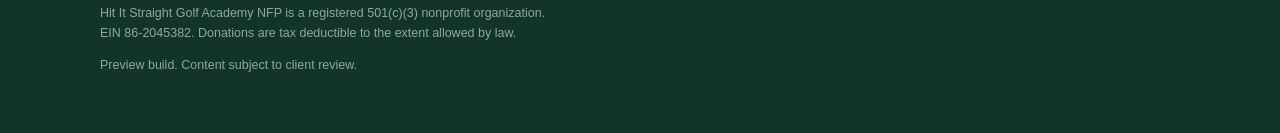
<file: donate.html>
<!doctype html><html lang="en"><head><meta charset="utf-8">
<meta name="viewport" content="width=device-width,initial-scale=1">
<meta name="robots" content="noindex,nofollow">
<title>Donate | Hit It Straight Golf Academy, Homewood IL</title>
<meta name="description" content="Support youth golf with Hit It Straight Golf Academy NFP, a 501(c)(3) at Ravisloe Country Club in Homewood, Illinois. EIN 86-2045382. Call (708) 323-9980.">
<link rel="stylesheet" href="style.css"></head><body>
<div class="pv">Preview. Not the live site. Content subject to client review.</div>
<header class="site"><div class="wrap bar">
  <a class="brand" href="index.html"><b>Hit It Straight</b><span>Golf Academy</span></a>
  <nav><a href="index.html">Home</a><a href="lessons.html">Lessons</a><a href="mission.html">Our Mission</a><a href="coach.html">Coach Dion</a><a href="donate.html" class=on>Donate</a></nav>
  <a class="btn sm" href="tel:7083239980">(708) 323-9980</a>
</div></header>
<main><section class="hero">
  <div class="wrap">
    <h1>The Talent Is Already Here</h1>
    <p class="lede">Talent is free. Clubs, range time, and coaching are not.</p>
    <div class="hero-body"><p>Dion Madkins credits golf with pulling him out of trouble when he was a kid. He started at 12, caddying, and he has taught the game for about 20 years since. Hit It Straight Golf Academy goes into underserved communities and teaches kids golf, life skills, and mentorship. Your gift supports that work. <span class="need" title="We need this from you">NEEDED: one sentence from Dion on exactly what donated dollars pay for.</span> Questions? Call (708) 323-9980. Here about lessons instead? Same number, or see the lessons section below.</p></div>
    <div class="btns"><a class="btn big" href="tel:7083239980">Call (708) 323-9980</a><p><span class="need">NEEDED: a destination for the "Choose Your Amount" button. we need the live giving web address</span></p></div>
  </div>
  <div class="hero-photo"><span>Photo<em>A photo of Dion coaching at Ravisloe goes here.</em></span></div>
</section><section class="sec alt"><div class="wrap">
  <h2>What Students and Families Say</h2><div class="cards"><blockquote>&quot;Excellent coach and mentor! My son started with him at 8 years old and is really progressing and continues to love the game, and his coach!&quot; John P.</blockquote><blockquote>&quot;Dion Madkins is an outstanding instructor. His patience and poise allows for his golf students to feel comfortable in learning and exploring new techniques. Dion&#x27;s goal is to improve each and every student&#x27;s golf performance while ENJOYING the game. He is funny and witty and enjoys getting to know each one of his students. His dedication is obvious. Thank you Dion!&quot; Ciji Henderson, The Chicago Women&#x27;s Golf Club</blockquote><blockquote>&quot;I&#x27;m so impressed by the level of golf education and expertise that Dion gives. Highly recommend adults and youth training.&quot; Sy Lewis</blockquote><blockquote>&quot;Dion was patient and actually taught me how to move my body with different swings. He was young and energetic! He seemed to care that I improved.&quot; Patricia Stanley</blockquote></div></div></section><section class="sec video"><div class="wrap narrow">
  <h2>Dion Madkins on Golf Channel</h2><p class="lede">Golf Channel, 2019.</p>
  <div class="vidblock"><strong>Golf Channel segment, 2019</strong>
    <span>This clip will sit here. It does not play yet: embedding is restricted on the Vimeo
    account that hosts it, which is not owned by the academy. It does not currently play on
    hititstraightgolfacademy.com either.</span></div>
  <p>Golf Channel featured Dion Madkins in 2019. Watch it before you decide what to give.</p><p>Segment courtesy of Golf Channel, 2019. Video hosted on Vimeo by Rodney S Patterson.</p><p><span class="need" title="We need this from you">NEEDED: written permission from Rodney S Patterson to embed this video, and a copy of the original file. The clip currently refuses to play anywhere, including on your own website, because embedding is restricted on his account.</span></p></div></section><section class="sec"><div class="wrap narrow">
  <h2>Looking for Lessons?</h2><p class="lede">You are on the donate page. Lessons start here.</p>
  <p>Dion has taught students from age 2 up to Division 1 college golfers, beginners and adults included. If you are here about lessons for your child or for yourself, start on the lessons page, or call (708) 323-9980 and ask for Dion.</p><a class="btn" href="lessons.html">Ask About Lessons</a></div></section><section class="sec alt"><div class="wrap narrow">
  <h2>What Your Gift Pays For</h2><p class="lede">Each amount is tied to something a student receives.</p>
  <ul class="pricelist"><li><span class="need" title="We need this from you">NEEDED: entry tier dollar amount</span> covers <span class="need" title="We need this from you">NEEDED: exactly what a student receives for this amount, in Dion&#x27;s words</span>.</li><li><span class="need" title="We need this from you">NEEDED: middle tier dollar amount, the one most donors should pick</span> covers <span class="need" title="We need this from you">NEEDED: exactly what a student receives for this amount, in Dion&#x27;s words</span>. Dion is a Callaway-sponsored teaching professional.</li><li><span class="need" title="We need this from you">NEEDED: top tier dollar amount</span> covers <span class="need" title="We need this from you">NEEDED: exactly what a student receives for this amount, in Dion&#x27;s words</span>. Dion is a certified club fitter and club smith, so he builds and adjusts clubs himself.</li></ul><p><span class="need">NEEDED: a destination for the "Pick an Amount" button. we need the live giving web address</span></p></div></section><section class="sec"><div class="wrap narrow">
  <h2>Give Monthly</h2><p class="lede">One lesson helps. Coaching that keeps going helps more.</p>
  <p>A student does not turn into a golfer in an afternoon. They get there through repetition, coaching, and time on the course. A monthly gift is the kind Dion can count on, because he knows it is coming. <span class="need" title="We need this from you">NEEDED: suggested monthly amount</span> a month covers <span class="need" title="We need this from you">NEEDED: what that monthly amount pays for each month, in Dion&#x27;s words</span>.</p><p><span class="need">NEEDED: a destination for the "Give Monthly" button. we need the live giving web address</span></p></div></section><section class="sec"><div class="wrap narrow">
  <h2>Make Your Gift</h2><p class="lede">Give on our secure donation page.</p>
  <p><span class="need" title="We need this from you">NEEDED: confirm whether online giving is set up, which platform it runs on, the live web address donors land on, whether recurring monthly gifts are enabled, and who receives the receipt. Until this is answered nothing on this page can take a payment.</span></p><p>Choose your amount, then finish on the secure payment page. Payment is handled by the processor, not by us. <span class="need" title="We need this from you">NEEDED: the payment methods actually enabled on the live campaign, confirmed by a test gift.</span> If you would rather not give online, call (708) 323-9980 and ask for Dion, or mail a check using the address below.</p></div></section><section class="sec"><div class="wrap narrow">
  <h2>Your Gift Is Tax Deductible</h2><p class="lede">Everything you need for your records.</p>
  <p>Hit It Straight Golf Academy NFP is recognized by the IRS as a 501(c)(3) nonprofit organization. Your gift is tax deductible to the extent allowed by law. <span class="need" title="We need this from you">NEEDED: the exact disclosure wording the accountant approves, including confirmation of whether any donor at any tier receives goods or services in return.</span> <span class="need" title="We need this from you">NEEDED: confirmed receipt behavior, automatic or manual, and the address receipts are sent from.</span> Questions about a receipt? Call (708) 323-9980.</p><ul class="plain"><li>Legal name: Hit It Straight Golf Academy NFP</li><li>Federal tax ID (EIN): 86-2045382</li><li>IRS 501(c)(3) ruling date: September 2021</li><li>Verifiable in the IRS Tax Exempt Organization Search under EIN 86-2045382</li></ul><a class="btn" href="tel:7083239980">Call (708) 323-9980</a></div></section><section class="sec"><div class="wrap narrow">
  <h2>Other Ways to Give</h2><p class="lede">Not every useful gift is a card payment.</p>
  <p>Some of the most useful things people give are not money. If you are not sure whether something helps, call (708) 323-9980 and ask for Dion before you buy it or drop it off.</p><ul class="plain"><li>Ask your employer to match. Some employers match employee gifts to nonprofits. Check your company&#x27;s giving portal using our legal name, Hit It Straight Golf Academy NFP, and our EIN, 86-2045382.</li><li>Refer a student. Know a young person who should be out on a course? Send us their name and we will reach out. <span class="need" title="We need this from you">NEEDED: confirm the existing referral form at forms.gle/LrNyRKNcodfKx6zq7 is the right destination for this, or give us the one to use.</span></li><li>Donate clubs and gear. Dion is a certified club fitter and club smith, so a set sitting in a garage can be cut down, regripped, and fitted to a student. Call (708) 323-9980 before you drop anything off. <span class="need" title="We need this from you">NEEDED: confirm Hit It Straight accepts donated equipment and reworks it for students, and what you will and will not take.</span></li><li>Sponsor a student. <span class="need" title="We need this from you">NEEDED: confirm Hit It Straight offers student sponsorships, what one covers, and what it costs.</span> Call (708) 323-9980 and ask for Dion to set it up.</li><li>Sponsor as a company. If your business wants its name behind youth golf in the Chicago area, call (708) 323-9980 and ask for Dion. <span class="need" title="We need this from you">NEEDED: sponsorship levels and what a sponsor receives at each level, if you want them listed here.</span></li><li>Give by check. Make it payable to Hit It Straight Golf Academy NFP and mail it to <span class="need" title="We need this from you">NEEDED: the exact mailing address for checks, including whether mail sent to Ravisloe Country Club, 18231 South Park Avenue, Homewood, Illinois 60430 actually reaches you</span>.</li></ul><a class="btn" href="tel:7083239980">Call (708) 323-9980</a></div></section><section class="sec contact" id="request"><div class="wrap narrow">
  <h2>Questions Before You Give?</h2><p class="lede">Call (708) 323-9980 and ask for Dion.</p>
  <p>If you want to know how gifts are used, call and ask. Dion will walk you through it. Looking for lessons instead? Same number. Hit It Straight Golf Academy is at Ravisloe Country Club, 18231 South Park Avenue, Homewood, Illinois 60430.</p>
  <form onsubmit="alert('Preview only. The real form will live in GoDaddy.');return false">
    <label>Name<input required></label><label>Phone<input type="tel" required></label>
    <label>Email<input type="email" required></label><label>Message<textarea rows="3"></textarea></label>
    <button class="btn" type="submit">Send</button>
  </form>
  <p class="callout">Or just call <a href="tel:7083239980">(708) 323-9980</a>.</p></div></section><section class="sec band"><div class="wrap narrow center">
  <h2>Shaping The Future One Swing At A Time</h2><p>Dion has helped two students earn Division 1 college scholarships. He has coached golfers from age 2 all the way up to the college game. The next one is out there. Your gift helps keep the door open long enough for somebody to find them.</p>
  <div class="btns"><a class="btn big" href="tel:7083239980">Call (708) 323-9980</a><p><span class="need">NEEDED: a destination for the "Choose Your Amount" button. we need the live giving web address</span></p></div></div></section></main>

<footer class="site"><div class="wrap">
  <p class="fbrand">Hit It Straight Golf Academy</p>
  <p>Ravisloe Country Club, 18231 South Park Avenue, Homewood, IL 60430<br>
  <a href="tel:7083239980">(708) 323-9980</a></p>
  <p class="legal">Hit It Straight Golf Academy NFP is a registered 501(c)(3) nonprofit organization.<br>
  EIN 86-2045382. Donations are tax deductible to the extent allowed by law.</p>
  <p class="legal">Preview build. Content subject to client review.</p>
</div></footer></body></html>
</file>
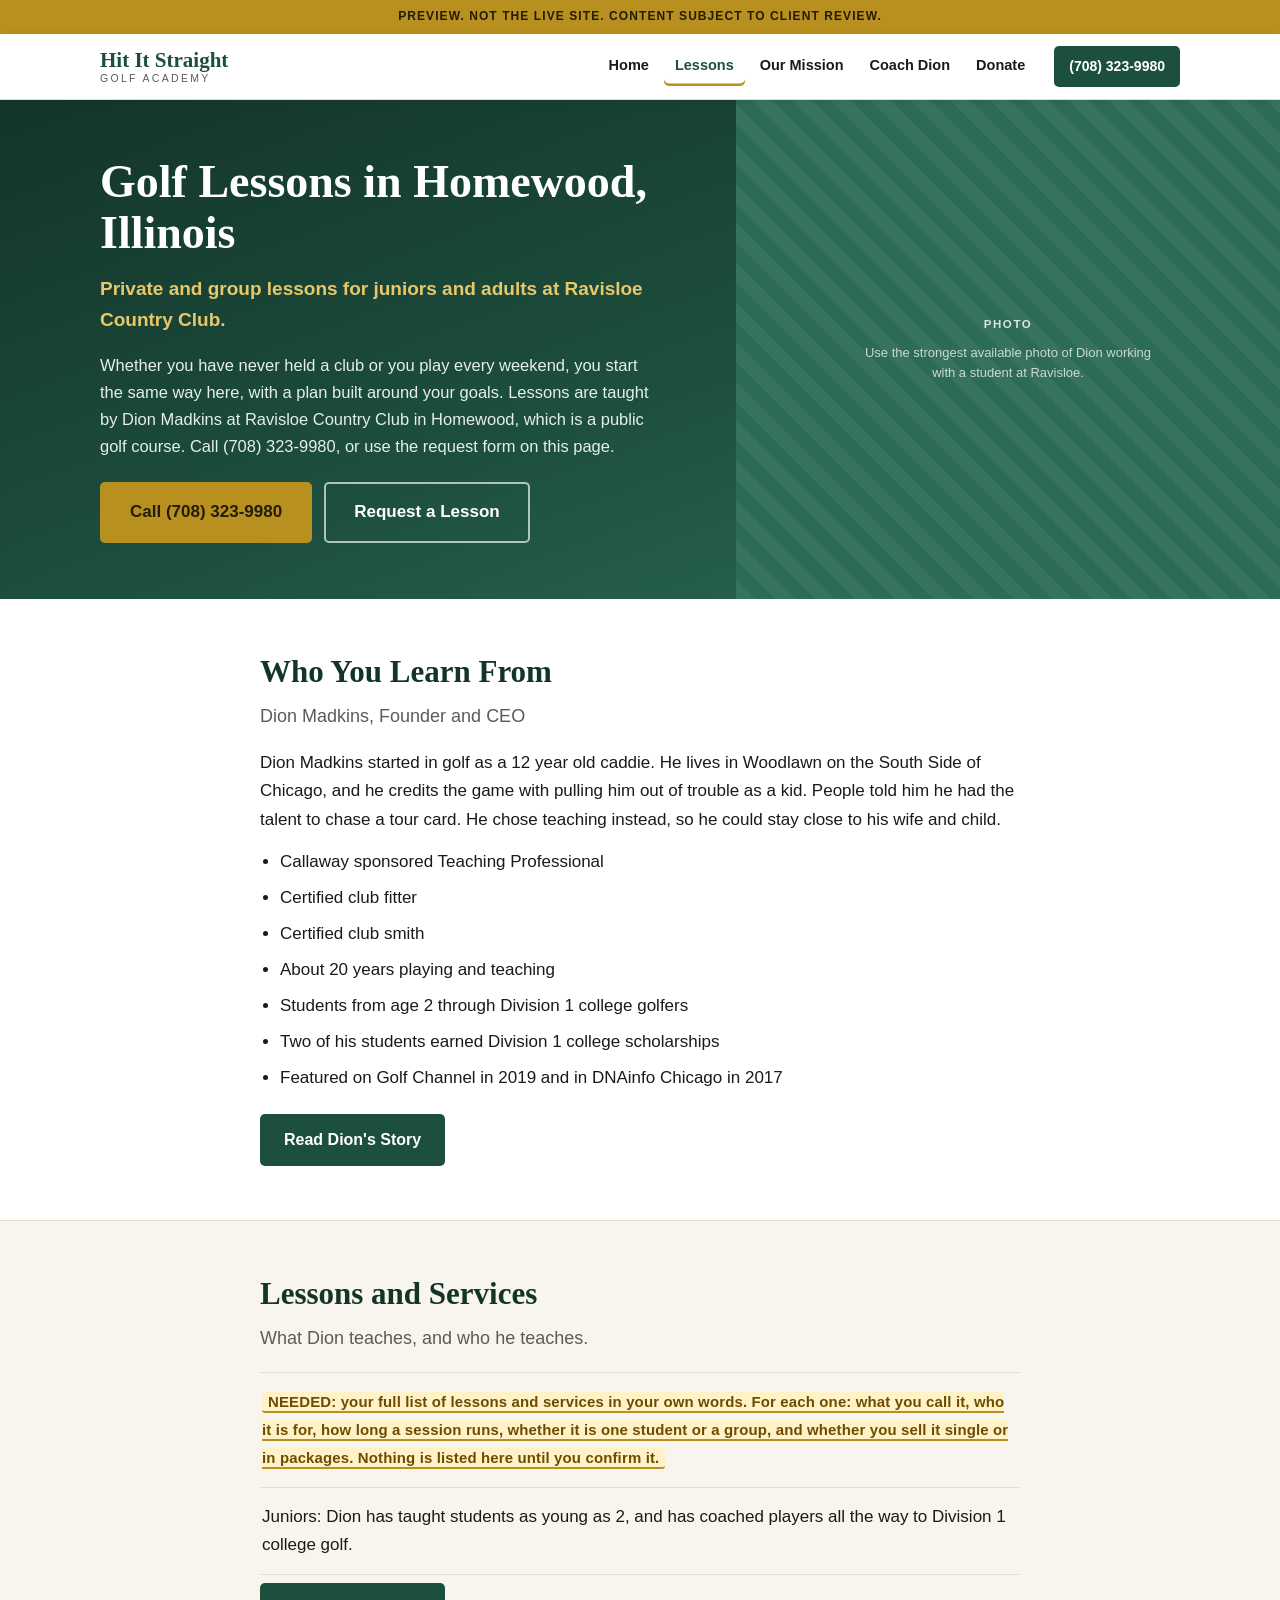
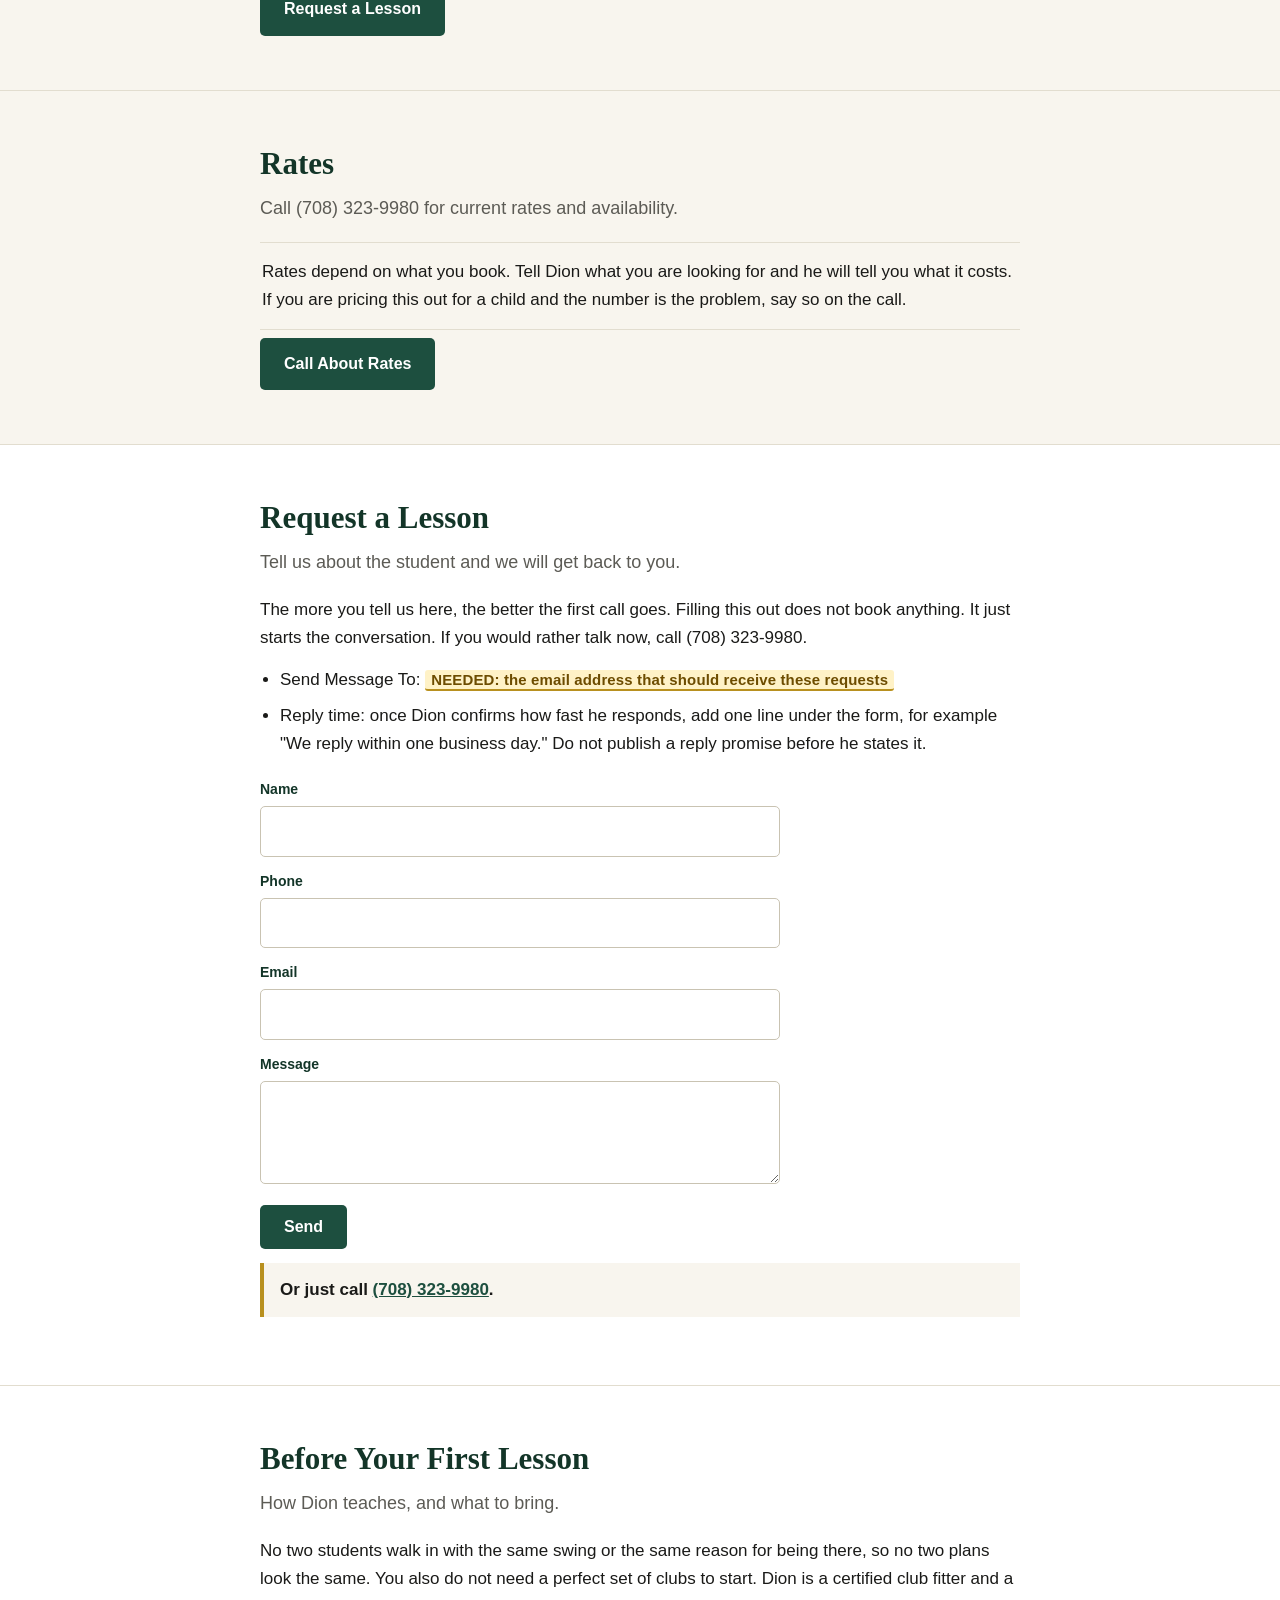
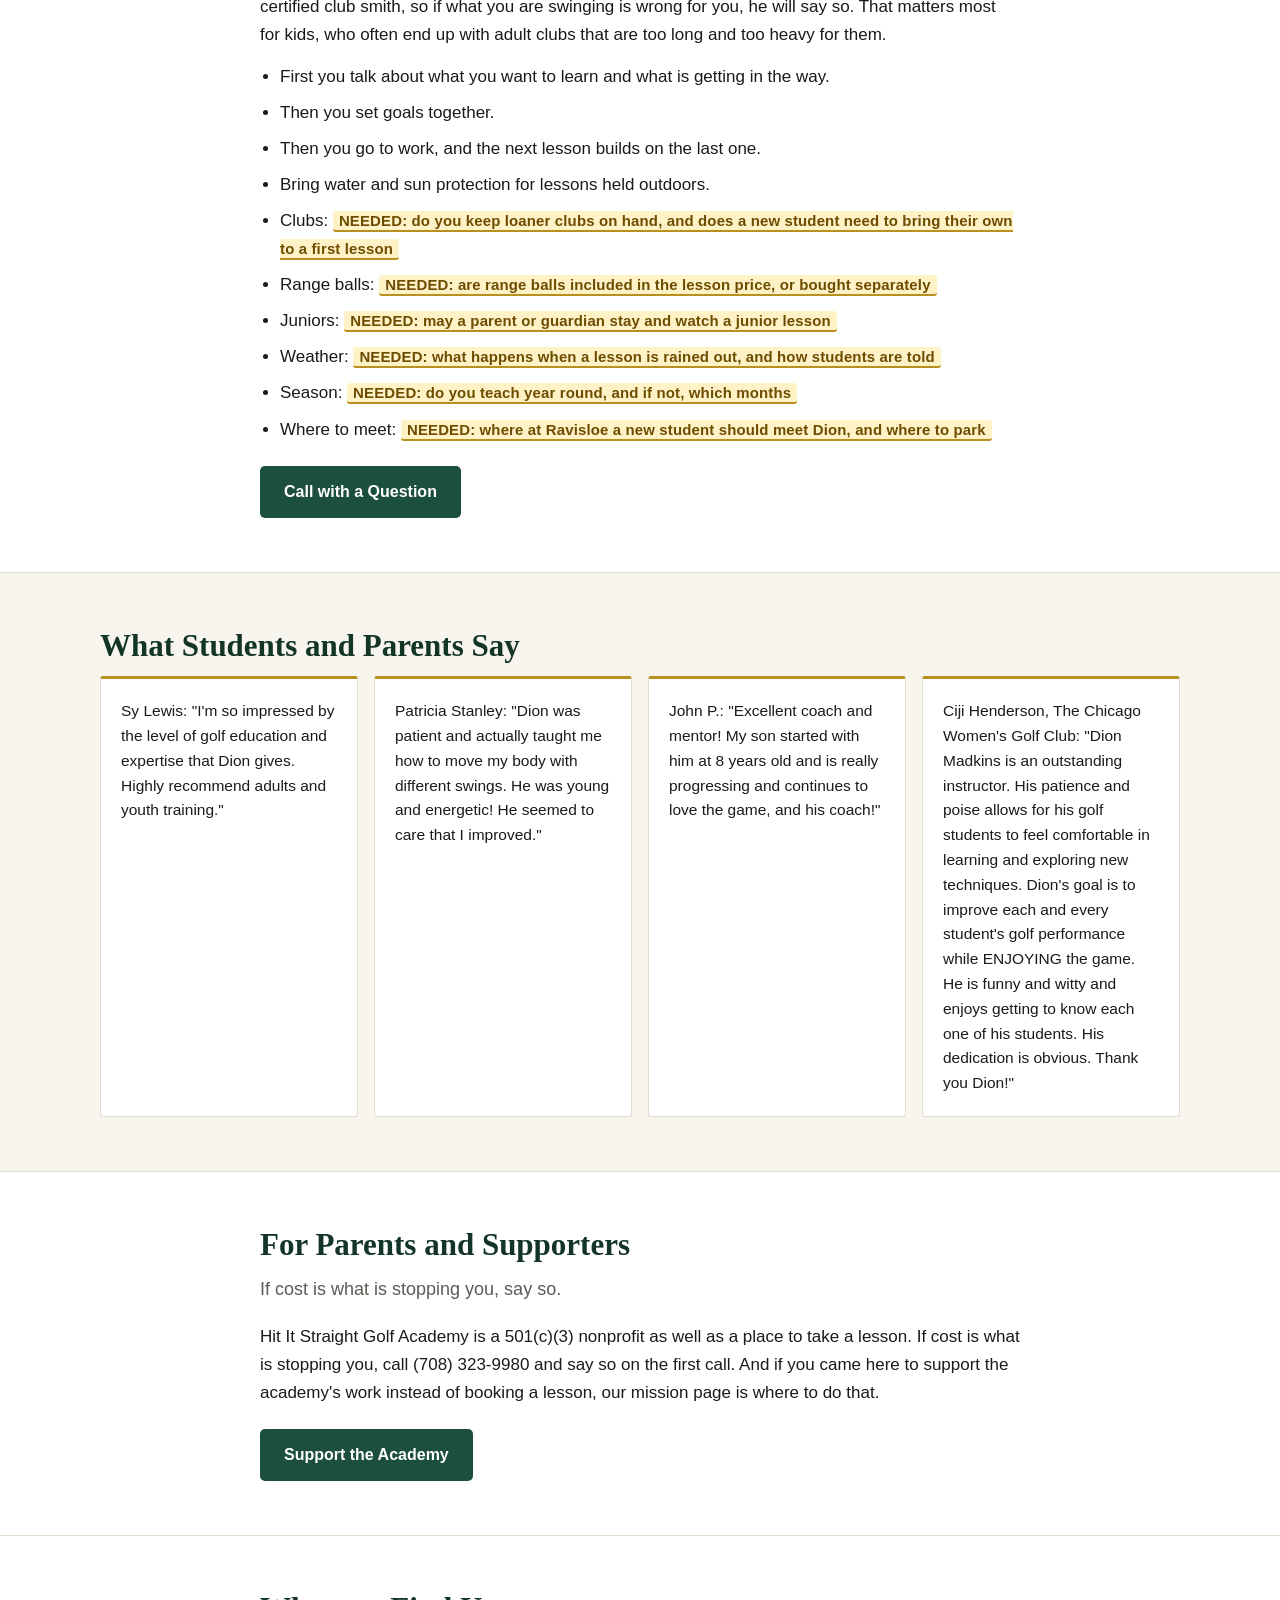
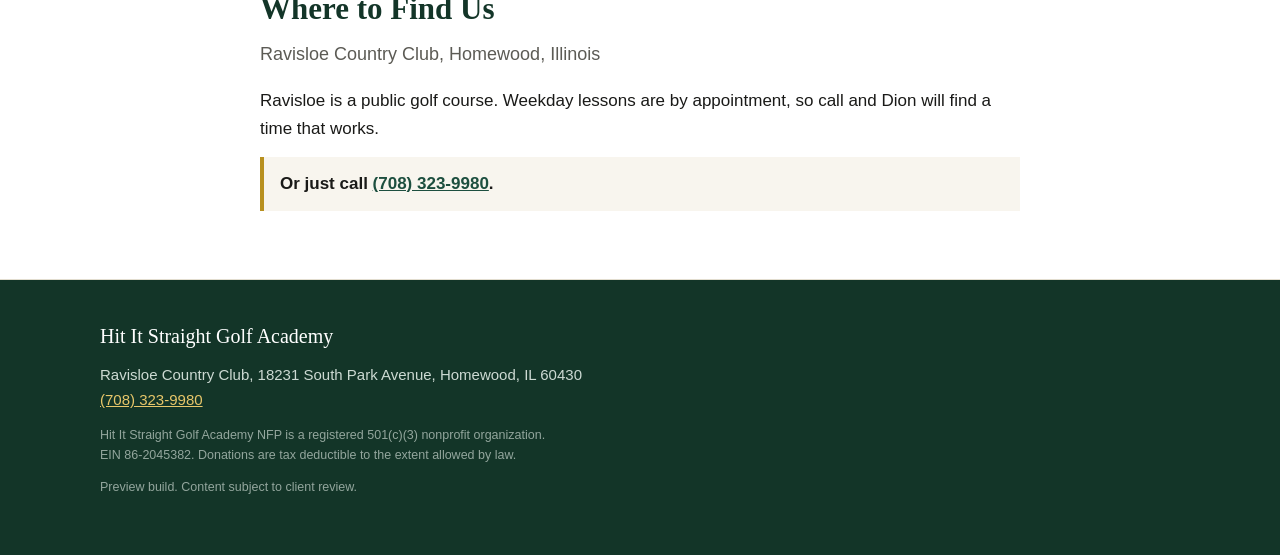
<file: lessons.html>
<!doctype html><html lang="en"><head><meta charset="utf-8">
<meta name="viewport" content="width=device-width,initial-scale=1">
<meta name="robots" content="noindex,nofollow">
<title>Golf Lessons in Homewood, IL | Hit It Straight Golf Academy</title>
<meta name="description" content="Golf lessons for juniors and adults at Ravisloe Country Club, a public course in Homewood, IL. Call (708) 323-9980.">
<link rel="stylesheet" href="style.css"></head><body>
<div class="pv">Preview. Not the live site. Content subject to client review.</div>
<header class="site"><div class="wrap bar">
  <a class="brand" href="index.html"><b>Hit It Straight</b><span>Golf Academy</span></a>
  <nav><a href="index.html">Home</a><a href="lessons.html" class=on>Lessons</a><a href="mission.html">Our Mission</a><a href="coach.html">Coach Dion</a><a href="donate.html">Donate</a></nav>
  <a class="btn sm" href="tel:7083239980">(708) 323-9980</a>
</div></header>
<main><section class="hero">
  <div class="wrap">
    <h1>Golf Lessons in Homewood, Illinois</h1>
    <p class="lede">Private and group lessons for juniors and adults at Ravisloe Country Club.</p>
    <div class="hero-body"><p>Whether you have never held a club or you play every weekend, you start the same way here, with a plan built around your goals. Lessons are taught by Dion Madkins at Ravisloe Country Club in Homewood, which is a public golf course. Call (708) 323-9980, or use the request form on this page.</p></div>
    <div class="btns"><a class="btn big" href="tel:7083239980">Call (708) 323-9980</a><a class="btn big" href="lessons.html">Request a Lesson</a></div>
  </div>
  <div class="hero-photo"><span>Photo<em>Use the strongest available photo of Dion working with a student at Ravisloe.</em></span></div>
</section><section class="sec"><div class="wrap narrow">
  <h2>Who You Learn From</h2><p class="lede">Dion Madkins, Founder and CEO</p>
  <p>Dion Madkins started in golf as a 12 year old caddie. He lives in Woodlawn on the South Side of Chicago, and he credits the game with pulling him out of trouble as a kid. People told him he had the talent to chase a tour card. He chose teaching instead, so he could stay close to his wife and child.</p><ul class="plain"><li>Callaway sponsored Teaching Professional</li><li>Certified club fitter</li><li>Certified club smith</li><li>About 20 years playing and teaching</li><li>Students from age 2 through Division 1 college golfers</li><li>Two of his students earned Division 1 college scholarships</li><li>Featured on Golf Channel in 2019 and in DNAinfo Chicago in 2017</li></ul><a class="btn" href="coach.html">Read Dion&#x27;s Story</a></div></section><section class="sec alt"><div class="wrap narrow">
  <h2>Lessons and Services</h2><p class="lede">What Dion teaches, and who he teaches.</p>
  <ul class="pricelist"><li><span class="need" title="We need this from you">NEEDED: your full list of lessons and services in your own words. For each one: what you call it, who it is for, how long a session runs, whether it is one student or a group, and whether you sell it single or in packages. Nothing is listed here until you confirm it.</span></li><li>Juniors: Dion has taught students as young as 2, and has coached players all the way to Division 1 college golf.</li></ul><a class="btn" href="#request">Request a Lesson</a></div></section><section class="sec alt"><div class="wrap narrow">
  <h2>Rates</h2><p class="lede">Call (708) 323-9980 for current rates and availability.</p>
  <ul class="pricelist"><li>Rates depend on what you book. Tell Dion what you are looking for and he will tell you what it costs. If you are pricing this out for a child and the number is the problem, say so on the call.</li></ul><a class="btn" href="tel:7083239980">Call About Rates</a></div></section><section class="sec contact" id="request"><div class="wrap narrow">
  <h2>Request a Lesson</h2><p class="lede">Tell us about the student and we will get back to you.</p>
  <p>The more you tell us here, the better the first call goes. Filling this out does not book anything. It just starts the conversation. If you would rather talk now, call (708) 323-9980.</p><ul class="plain"><li>Send Message To: <span class="need" title="We need this from you">NEEDED: the email address that should receive these requests</span></li><li>Reply time: once Dion confirms how fast he responds, add one line under the form, for example &quot;We reply within one business day.&quot; Do not publish a reply promise before he states it.</li></ul>
  <form onsubmit="alert('Preview only. The real form will live in GoDaddy.');return false">
    <label>Name<input required></label><label>Phone<input type="tel" required></label>
    <label>Email<input type="email" required></label><label>Message<textarea rows="3"></textarea></label>
    <button class="btn" type="submit">Send</button>
  </form>
  <p class="callout">Or just call <a href="tel:7083239980">(708) 323-9980</a>.</p></div></section><section class="sec"><div class="wrap narrow">
  <h2>Before Your First Lesson</h2><p class="lede">How Dion teaches, and what to bring.</p>
  <p>No two students walk in with the same swing or the same reason for being there, so no two plans look the same. You also do not need a perfect set of clubs to start. Dion is a certified club fitter and a certified club smith, so if what you are swinging is wrong for you, he will say so. That matters most for kids, who often end up with adult clubs that are too long and too heavy for them.</p><ul class="plain"><li>First you talk about what you want to learn and what is getting in the way.</li><li>Then you set goals together.</li><li>Then you go to work, and the next lesson builds on the last one.</li><li>Bring water and sun protection for lessons held outdoors.</li><li>Clubs: <span class="need" title="We need this from you">NEEDED: do you keep loaner clubs on hand, and does a new student need to bring their own to a first lesson</span></li><li>Range balls: <span class="need" title="We need this from you">NEEDED: are range balls included in the lesson price, or bought separately</span></li><li>Juniors: <span class="need" title="We need this from you">NEEDED: may a parent or guardian stay and watch a junior lesson</span></li><li>Weather: <span class="need" title="We need this from you">NEEDED: what happens when a lesson is rained out, and how students are told</span></li><li>Season: <span class="need" title="We need this from you">NEEDED: do you teach year round, and if not, which months</span></li><li>Where to meet: <span class="need" title="We need this from you">NEEDED: where at Ravisloe a new student should meet Dion, and where to park</span></li></ul><a class="btn" href="tel:7083239980">Call with a Question</a></div></section><section class="sec alt"><div class="wrap">
  <h2>What Students and Parents Say</h2><div class="cards"><blockquote>Sy Lewis: &quot;I&#x27;m so impressed by the level of golf education and expertise that Dion gives. Highly recommend adults and youth training.&quot;</blockquote><blockquote>Patricia Stanley: &quot;Dion was patient and actually taught me how to move my body with different swings. He was young and energetic! He seemed to care that I improved.&quot;</blockquote><blockquote>John P.: &quot;Excellent coach and mentor! My son started with him at 8 years old and is really progressing and continues to love the game, and his coach!&quot;</blockquote><blockquote>Ciji Henderson, The Chicago Women&#x27;s Golf Club: &quot;Dion Madkins is an outstanding instructor. His patience and poise allows for his golf students to feel comfortable in learning and exploring new techniques. Dion&#x27;s goal is to improve each and every student&#x27;s golf performance while ENJOYING the game. He is funny and witty and enjoys getting to know each one of his students. His dedication is obvious. Thank you Dion!&quot;</blockquote></div></div></section><section class="sec"><div class="wrap narrow">
  <h2>For Parents and Supporters</h2><p class="lede">If cost is what is stopping you, say so.</p>
  <p>Hit It Straight Golf Academy is a 501(c)(3) nonprofit as well as a place to take a lesson. If cost is what is stopping you, call (708) 323-9980 and say so on the first call. And if you came here to support the academy&#x27;s work instead of booking a lesson, our mission page is where to do that.</p><a class="btn" href="donate.html">Support the Academy</a></div></section><section class="sec contact" id="request"><div class="wrap narrow">
  <h2>Where to Find Us</h2><p class="lede">Ravisloe Country Club, Homewood, Illinois</p>
  <p>Ravisloe is a public golf course. Weekday lessons are by appointment, so call and Dion will find a time that works.</p>
  
  <p class="callout">Or just call <a href="tel:7083239980">(708) 323-9980</a>.</p></div></section></main>

<footer class="site"><div class="wrap">
  <p class="fbrand">Hit It Straight Golf Academy</p>
  <p>Ravisloe Country Club, 18231 South Park Avenue, Homewood, IL 60430<br>
  <a href="tel:7083239980">(708) 323-9980</a></p>
  <p class="legal">Hit It Straight Golf Academy NFP is a registered 501(c)(3) nonprofit organization.<br>
  EIN 86-2045382. Donations are tax deductible to the extent allowed by law.</p>
  <p class="legal">Preview build. Content subject to client review.</p>
</div></footer></body></html>
</file>
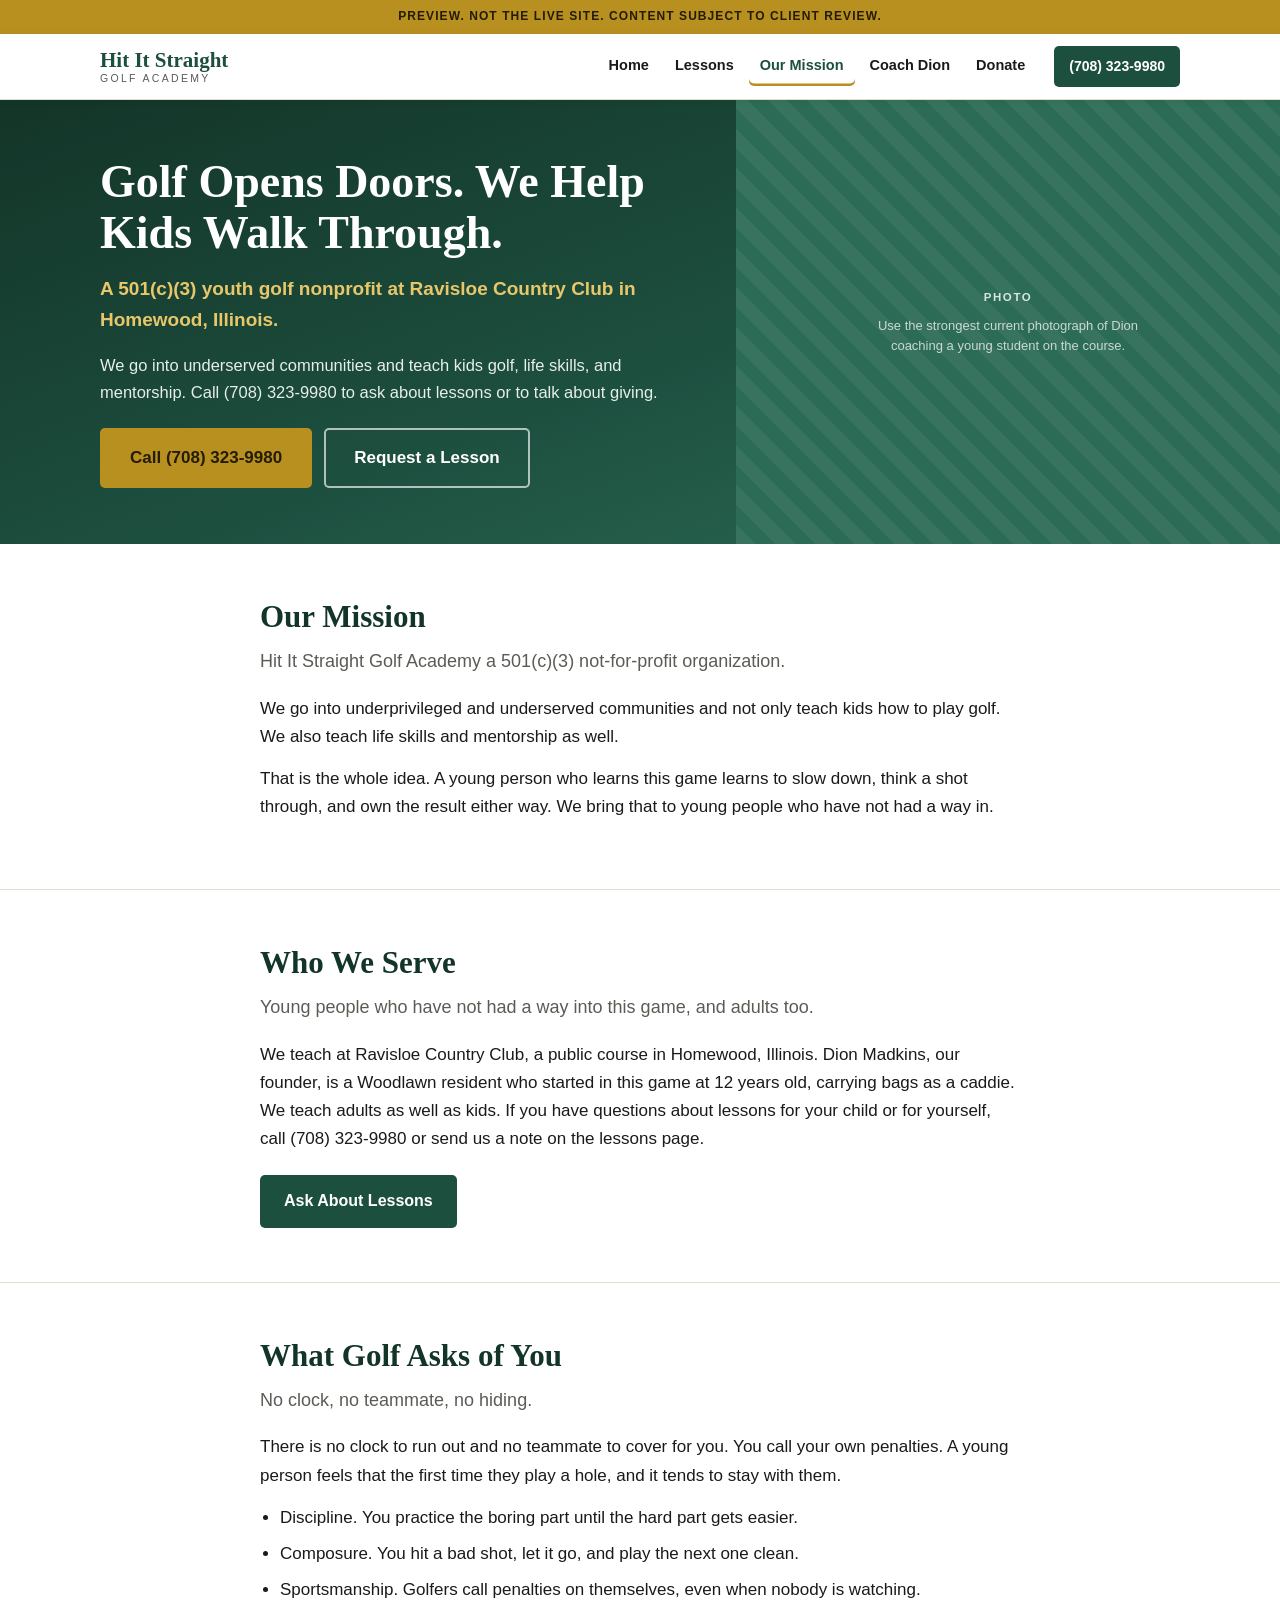
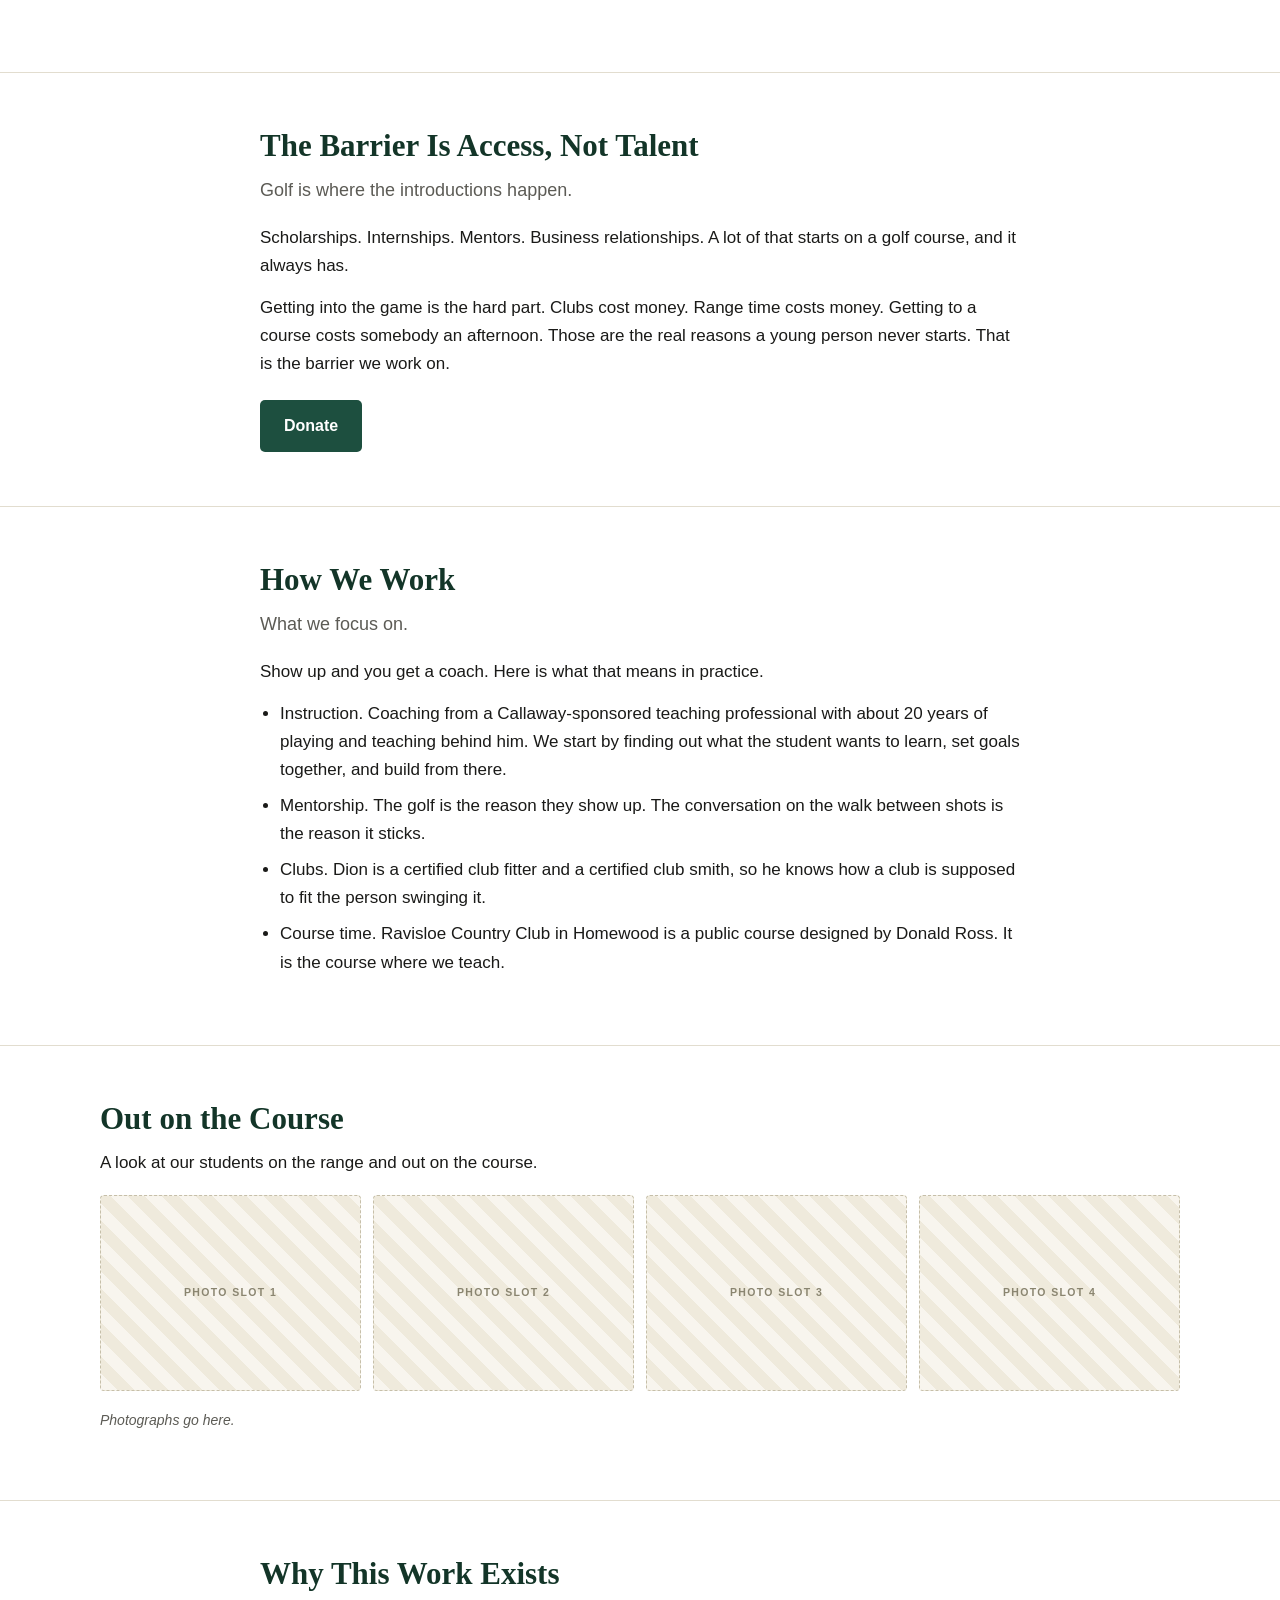
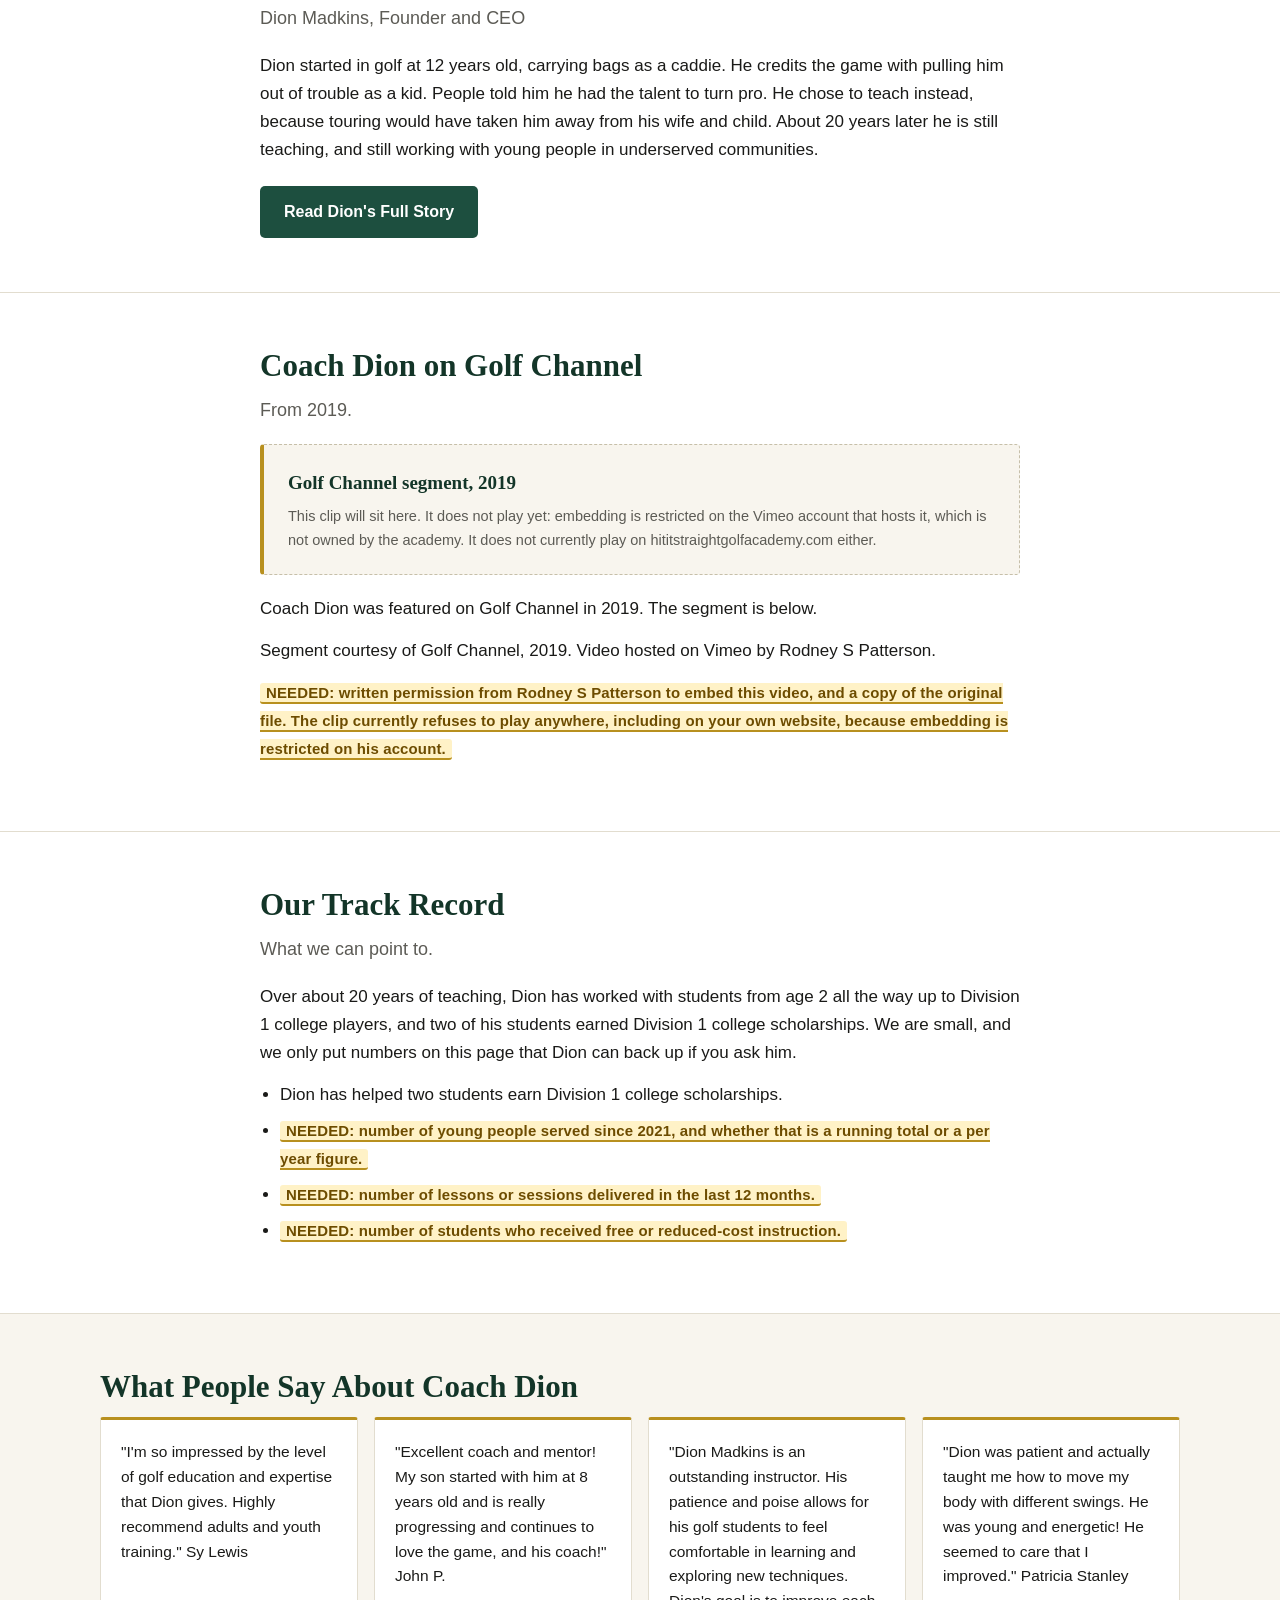
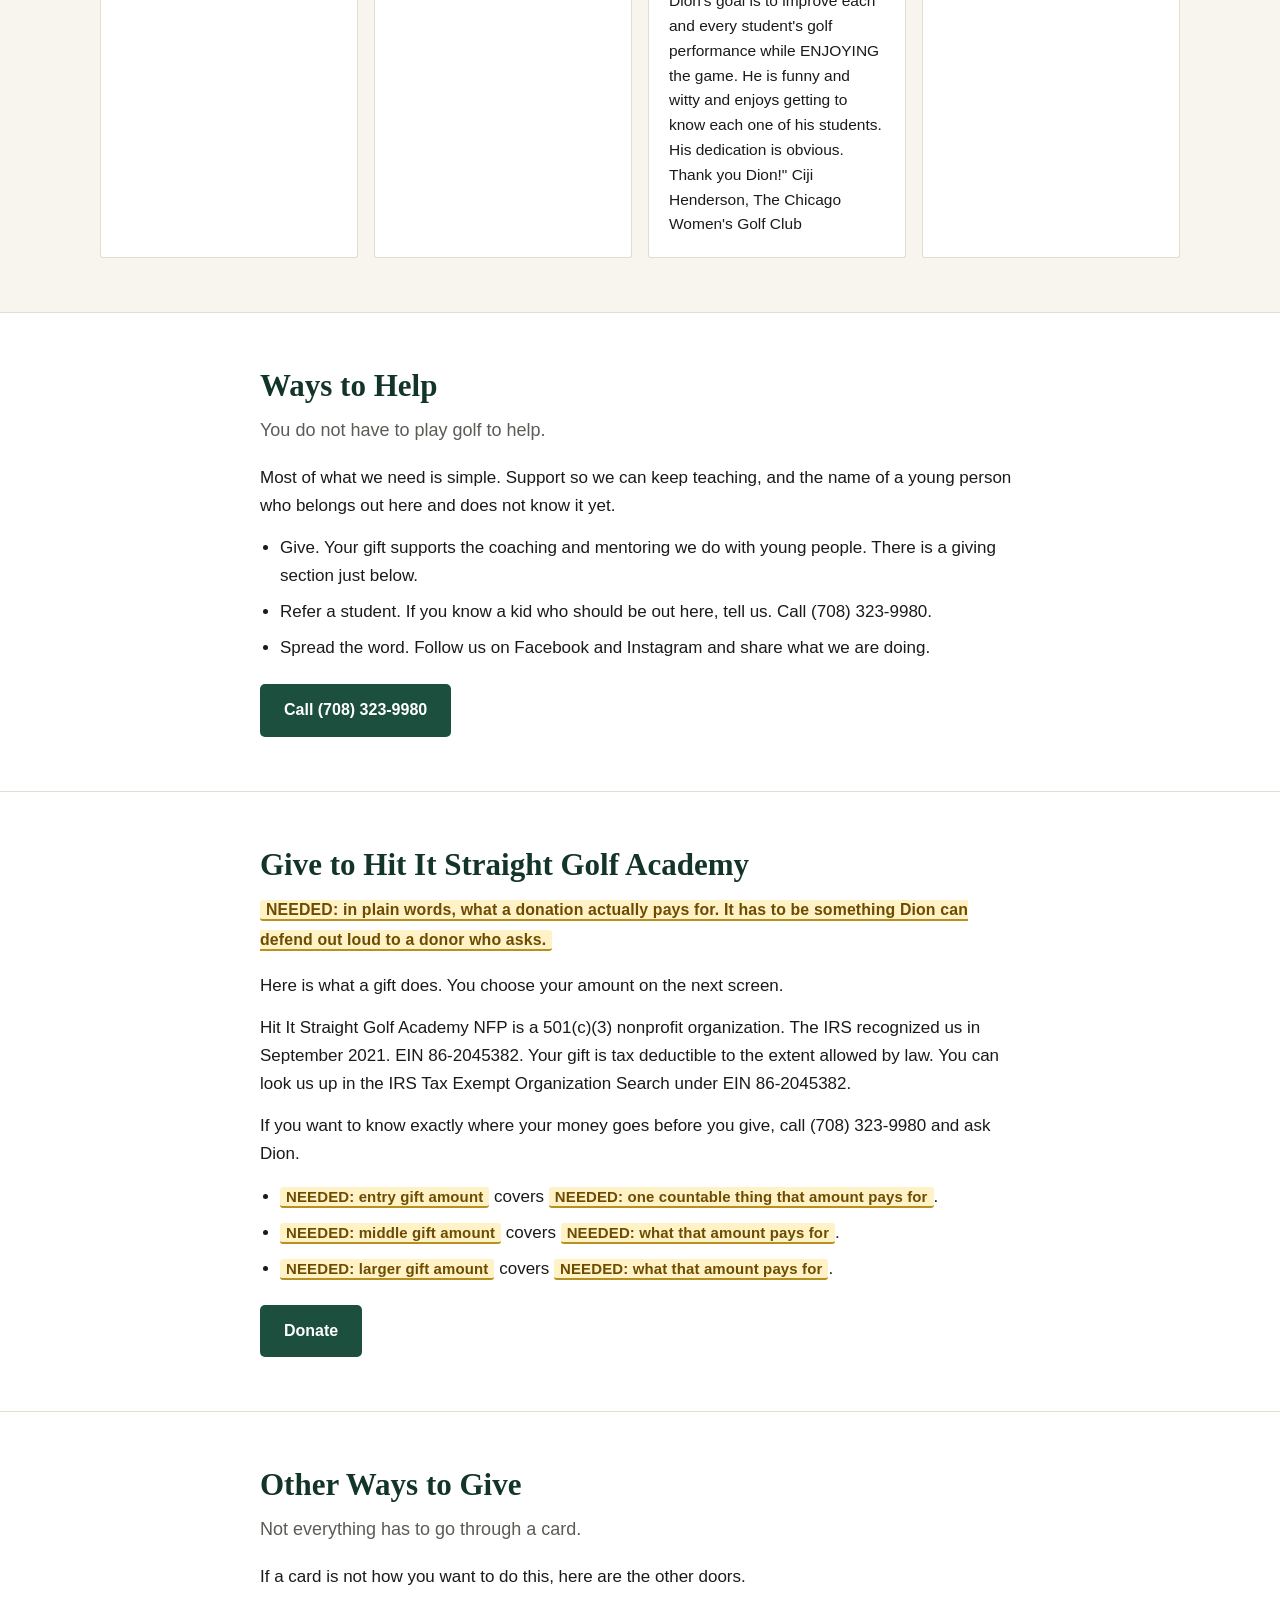
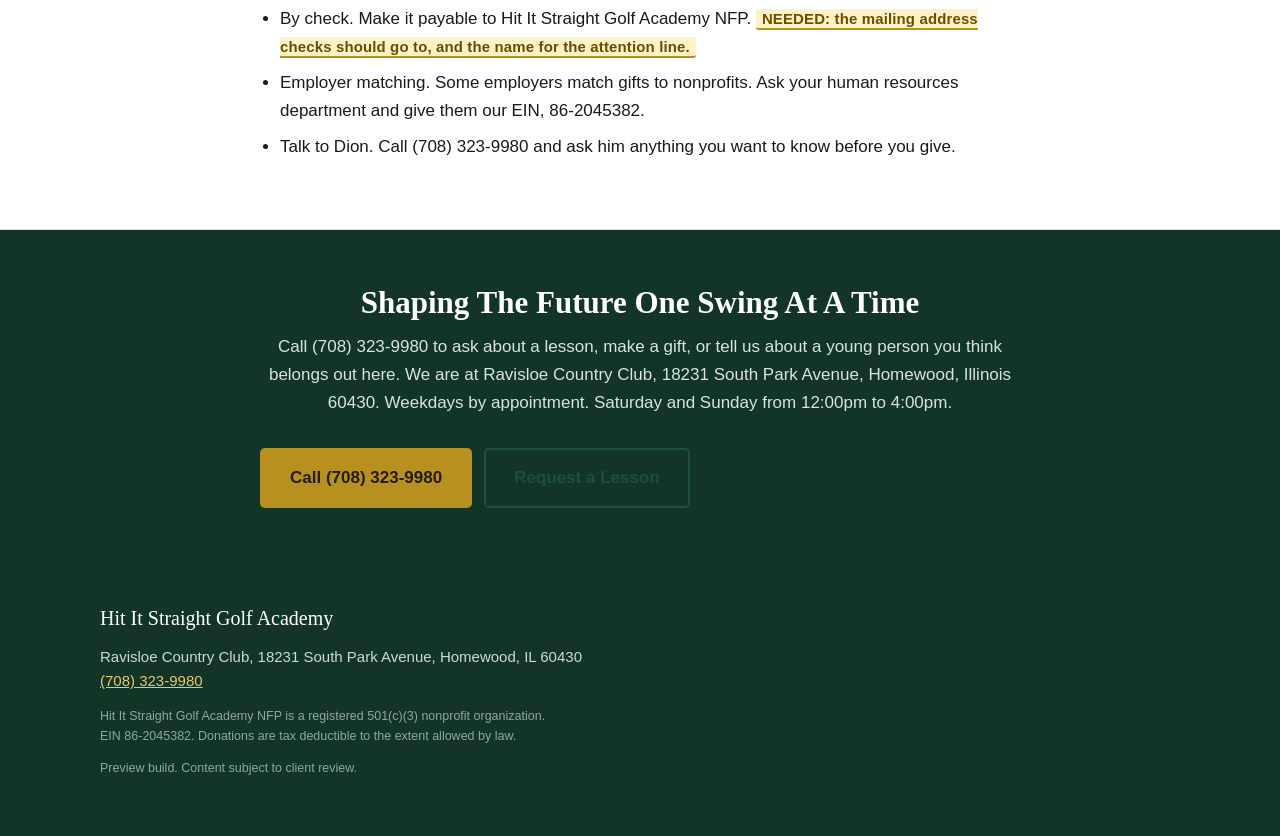
<file: mission.html>
<!doctype html><html lang="en"><head><meta charset="utf-8">
<meta name="viewport" content="width=device-width,initial-scale=1">
<meta name="robots" content="noindex,nofollow">
<title>Our Mission | Youth Golf Nonprofit in Homewood, IL</title>
<meta name="description" content="Hit It Straight Golf Academy NFP is a 501(c)(3) teaching golf, life skills, and mentorship to kids in underserved communities. EIN 86-2045382.">
<link rel="stylesheet" href="style.css"></head><body>
<div class="pv">Preview. Not the live site. Content subject to client review.</div>
<header class="site"><div class="wrap bar">
  <a class="brand" href="index.html"><b>Hit It Straight</b><span>Golf Academy</span></a>
  <nav><a href="index.html">Home</a><a href="lessons.html">Lessons</a><a href="mission.html" class=on>Our Mission</a><a href="coach.html">Coach Dion</a><a href="donate.html">Donate</a></nav>
  <a class="btn sm" href="tel:7083239980">(708) 323-9980</a>
</div></header>
<main><section class="hero">
  <div class="wrap">
    <h1>Golf Opens Doors. We Help Kids Walk Through.</h1>
    <p class="lede">A 501(c)(3) youth golf nonprofit at Ravisloe Country Club in Homewood, Illinois.</p>
    <div class="hero-body"><p>We go into underserved communities and teach kids golf, life skills, and mentorship. Call (708) 323-9980 to ask about lessons or to talk about giving.</p></div>
    <div class="btns"><a class="btn big" href="tel:7083239980">Call (708) 323-9980</a><a class="btn big" href="lessons.html">Request a Lesson</a></div>
  </div>
  <div class="hero-photo"><span>Photo<em>Use the strongest current photograph of Dion coaching a young student on the course.</em></span></div>
</section><section class="sec"><div class="wrap narrow">
  <h2>Our Mission</h2><p class="lede">Hit It Straight Golf Academy a 501(c)(3) not-for-profit organization.</p>
  <p>We go into underprivileged and underserved communities and not only teach kids how to play golf. We also teach life skills and mentorship as well.</p><p>That is the whole idea. A young person who learns this game learns to slow down, think a shot through, and own the result either way. We bring that to young people who have not had a way in.</p></div></section><section class="sec"><div class="wrap narrow">
  <h2>Who We Serve</h2><p class="lede">Young people who have not had a way into this game, and adults too.</p>
  <p>We teach at Ravisloe Country Club, a public course in Homewood, Illinois. Dion Madkins, our founder, is a Woodlawn resident who started in this game at 12 years old, carrying bags as a caddie. We teach adults as well as kids. If you have questions about lessons for your child or for yourself, call (708) 323-9980 or send us a note on the lessons page.</p><a class="btn" href="lessons.html">Ask About Lessons</a></div></section><section class="sec"><div class="wrap narrow">
  <h2>What Golf Asks of You</h2><p class="lede">No clock, no teammate, no hiding.</p>
  <p>There is no clock to run out and no teammate to cover for you. You call your own penalties. A young person feels that the first time they play a hole, and it tends to stay with them.</p><ul class="plain"><li>Discipline. You practice the boring part until the hard part gets easier.</li><li>Composure. You hit a bad shot, let it go, and play the next one clean.</li><li>Sportsmanship. Golfers call penalties on themselves, even when nobody is watching.</li></ul></div></section><section class="sec"><div class="wrap narrow">
  <h2>The Barrier Is Access, Not Talent</h2><p class="lede">Golf is where the introductions happen.</p>
  <p>Scholarships. Internships. Mentors. Business relationships. A lot of that starts on a golf course, and it always has.</p><p>Getting into the game is the hard part. Clubs cost money. Range time costs money. Getting to a course costs somebody an afternoon. Those are the real reasons a young person never starts. That is the barrier we work on.</p><a class="btn" href="donate.html">Donate</a></div></section><section class="sec"><div class="wrap narrow">
  <h2>How We Work</h2><p class="lede">What we focus on.</p>
  <p>Show up and you get a coach. Here is what that means in practice.</p><ul class="plain"><li>Instruction. Coaching from a Callaway-sponsored teaching professional with about 20 years of playing and teaching behind him. We start by finding out what the student wants to learn, set goals together, and build from there.</li><li>Mentorship. The golf is the reason they show up. The conversation on the walk between shots is the reason it sticks.</li><li>Clubs. Dion is a certified club fitter and a certified club smith, so he knows how a club is supposed to fit the person swinging it.</li><li>Course time. Ravisloe Country Club in Homewood is a public course designed by Donald Ross. It is the course where we teach.</li></ul></div></section><section class="sec"><div class="wrap"><h2>Out on the Course</h2><p>A look at our students on the range and out on the course.</p>
  <div class="gal"><div class="ph"><span>PHOTO SLOT 1</span></div><div class="ph"><span>PHOTO SLOT 2</span></div><div class="ph"><span>PHOTO SLOT 3</span></div><div class="ph"><span>PHOTO SLOT 4</span></div></div>
  <p class="note">Photographs go here.</p></div></section><section class="sec"><div class="wrap narrow">
  <h2>Why This Work Exists</h2><p class="lede">Dion Madkins, Founder and CEO</p>
  <p>Dion started in golf at 12 years old, carrying bags as a caddie. He credits the game with pulling him out of trouble as a kid. People told him he had the talent to turn pro. He chose to teach instead, because touring would have taken him away from his wife and child. About 20 years later he is still teaching, and still working with young people in underserved communities.</p><a class="btn" href="coach.html">Read Dion&#x27;s Full Story</a></div></section><section class="sec video"><div class="wrap narrow">
  <h2>Coach Dion on Golf Channel</h2><p class="lede">From 2019.</p>
  <div class="vidblock"><strong>Golf Channel segment, 2019</strong>
    <span>This clip will sit here. It does not play yet: embedding is restricted on the Vimeo
    account that hosts it, which is not owned by the academy. It does not currently play on
    hititstraightgolfacademy.com either.</span></div>
  <p>Coach Dion was featured on Golf Channel in 2019. The segment is below.</p><p>Segment courtesy of Golf Channel, 2019. Video hosted on Vimeo by Rodney S Patterson.</p><p><span class="need" title="We need this from you">NEEDED: written permission from Rodney S Patterson to embed this video, and a copy of the original file. The clip currently refuses to play anywhere, including on your own website, because embedding is restricted on his account.</span></p></div></section><section class="sec"><div class="wrap narrow">
  <h2>Our Track Record</h2><p class="lede">What we can point to.</p>
  <p>Over about 20 years of teaching, Dion has worked with students from age 2 all the way up to Division 1 college players, and two of his students earned Division 1 college scholarships. We are small, and we only put numbers on this page that Dion can back up if you ask him.</p><ul class="plain"><li>Dion has helped two students earn Division 1 college scholarships.</li><li><span class="need" title="We need this from you">NEEDED: number of young people served since 2021, and whether that is a running total or a per year figure.</span></li><li><span class="need" title="We need this from you">NEEDED: number of lessons or sessions delivered in the last 12 months.</span></li><li><span class="need" title="We need this from you">NEEDED: number of students who received free or reduced-cost instruction.</span></li></ul></div></section><section class="sec alt"><div class="wrap">
  <h2>What People Say About Coach Dion</h2><div class="cards"><blockquote>&quot;I&#x27;m so impressed by the level of golf education and expertise that Dion gives. Highly recommend adults and youth training.&quot; Sy Lewis</blockquote><blockquote>&quot;Excellent coach and mentor! My son started with him at 8 years old and is really progressing and continues to love the game, and his coach!&quot; John P.</blockquote><blockquote>&quot;Dion Madkins is an outstanding instructor. His patience and poise allows for his golf students to feel comfortable in learning and exploring new techniques. Dion&#x27;s goal is to improve each and every student&#x27;s golf performance while ENJOYING the game. He is funny and witty and enjoys getting to know each one of his students. His dedication is obvious. Thank you Dion!&quot; Ciji Henderson, The Chicago Women&#x27;s Golf Club</blockquote><blockquote>&quot;Dion was patient and actually taught me how to move my body with different swings. He was young and energetic! He seemed to care that I improved.&quot; Patricia Stanley</blockquote></div></div></section><section class="sec"><div class="wrap narrow">
  <h2>Ways to Help</h2><p class="lede">You do not have to play golf to help.</p>
  <p>Most of what we need is simple. Support so we can keep teaching, and the name of a young person who belongs out here and does not know it yet.</p><ul class="plain"><li>Give. Your gift supports the coaching and mentoring we do with young people. There is a giving section just below.</li><li>Refer a student. If you know a kid who should be out here, tell us. Call (708) 323-9980.</li><li>Spread the word. Follow us on Facebook and Instagram and share what we are doing.</li></ul><a class="btn" href="tel:7083239980">Call (708) 323-9980</a></div></section><section class="sec"><div class="wrap narrow">
  <h2>Give to Hit It Straight Golf Academy</h2><p class="lede"><span class="need" title="We need this from you">NEEDED: in plain words, what a donation actually pays for. It has to be something Dion can defend out loud to a donor who asks.</span></p>
  <p>Here is what a gift does. You choose your amount on the next screen.</p><p>Hit It Straight Golf Academy NFP is a 501(c)(3) nonprofit organization. The IRS recognized us in September 2021. EIN 86-2045382. Your gift is tax deductible to the extent allowed by law. You can look us up in the IRS Tax Exempt Organization Search under EIN 86-2045382.</p><p>If you want to know exactly where your money goes before you give, call (708) 323-9980 and ask Dion.</p><ul class="plain"><li><span class="need" title="We need this from you">NEEDED: entry gift amount</span> covers <span class="need" title="We need this from you">NEEDED: one countable thing that amount pays for</span>.</li><li><span class="need" title="We need this from you">NEEDED: middle gift amount</span> covers <span class="need" title="We need this from you">NEEDED: what that amount pays for</span>.</li><li><span class="need" title="We need this from you">NEEDED: larger gift amount</span> covers <span class="need" title="We need this from you">NEEDED: what that amount pays for</span>.</li></ul><a class="btn" href="donate.html">Donate</a></div></section><section class="sec"><div class="wrap narrow">
  <h2>Other Ways to Give</h2><p class="lede">Not everything has to go through a card.</p>
  <p>If a card is not how you want to do this, here are the other doors.</p><ul class="plain"><li>By check. Make it payable to Hit It Straight Golf Academy NFP. <span class="need" title="We need this from you">NEEDED: the mailing address checks should go to, and the name for the attention line.</span></li><li>Employer matching. Some employers match gifts to nonprofits. Ask your human resources department and give them our EIN, 86-2045382.</li><li>Talk to Dion. Call (708) 323-9980 and ask him anything you want to know before you give.</li></ul></div></section><section class="sec band"><div class="wrap narrow center">
  <h2>Shaping The Future One Swing At A Time</h2><p>Call (708) 323-9980 to ask about a lesson, make a gift, or tell us about a young person you think belongs out here. We are at Ravisloe Country Club, 18231 South Park Avenue, Homewood, Illinois 60430. Weekdays by appointment. Saturday and Sunday from 12:00pm to 4:00pm.</p>
  <div class="btns"><a class="btn big" href="tel:7083239980">Call (708) 323-9980</a><a class="btn big" href="lessons.html">Request a Lesson</a></div></div></section></main>

<footer class="site"><div class="wrap">
  <p class="fbrand">Hit It Straight Golf Academy</p>
  <p>Ravisloe Country Club, 18231 South Park Avenue, Homewood, IL 60430<br>
  <a href="tel:7083239980">(708) 323-9980</a></p>
  <p class="legal">Hit It Straight Golf Academy NFP is a registered 501(c)(3) nonprofit organization.<br>
  EIN 86-2045382. Donations are tax deductible to the extent allowed by law.</p>
  <p class="legal">Preview build. Content subject to client review.</p>
</div></footer></body></html>
</file>
<file: style.css>
/* Hit It Straight Golf Academy. Preview build for client review.
   ONE stylesheet for every page. Nav, footer and section rhythm are shared,
   so nothing drifts page to page. Layouts here stay deliberately simple
   because the real build has to be reproducible inside GoDaddy
   Websites + Marketing, which has fixed section templates. */

:root{
  --green:#1d4f3f;
  --green-d:#133528;
  --green-l:#2c6b56;
  --gold:#b8901f;
  --gold-l:#e8c76a;
  --cream:#f8f5ee;
  --paper:#ffffff;
  --ink:#1a1a18;
  --muted:#5c5b55;
  --line:#e2ddcf;
  --sans:-apple-system,BlinkMacSystemFont,"Segoe UI",Roboto,Helvetica,Arial,sans-serif;
  --serif:"Iowan Old Style","Palatino Linotype",Palatino,Georgia,serif;
}
*{box-sizing:border-box}
html{-webkit-text-size-adjust:100%}
body{margin:0;font-family:var(--sans);color:var(--ink);background:var(--paper);
     font-size:17px;line-height:1.65}
img{max-width:100%}
a{color:var(--green)}

.wrap{width:min(1080px,92vw);margin:0 auto}
.wrap.narrow{width:min(760px,92vw)}
.center{text-align:center}

/* preview ribbon */
.pv{background:var(--gold);color:#241c05;text-align:center;font-size:12px;
    letter-spacing:.09em;text-transform:uppercase;padding:7px 12px;font-weight:700}

/* ---------- shared header ---------- */
header.site{position:sticky;top:0;z-index:50;background:var(--paper);
  border-bottom:1px solid var(--line);box-shadow:0 1px 10px rgba(0,0,0,.05)}
.bar{display:flex;align-items:center;gap:18px;padding:12px 0;flex-wrap:wrap}
.brand{text-decoration:none;color:var(--ink);line-height:1.15;margin-right:auto}
.brand b{display:block;font-family:var(--serif);font-size:21px;color:var(--green)}
.brand span{display:block;font-size:10.5px;letter-spacing:.22em;text-transform:uppercase;color:var(--muted)}
header nav{display:flex;gap:4px;flex-wrap:wrap}
header nav a{text-decoration:none;color:var(--ink);font-size:14.5px;font-weight:600;
  padding:8px 11px;border-radius:5px}
header nav a:hover{background:var(--cream);color:var(--green)}
header nav a.on{color:var(--green);box-shadow:inset 0 -2.5px 0 var(--gold)}

/* ---------- buttons ---------- */
.btn{display:inline-block;background:var(--green);color:#fff;text-decoration:none;
  font-weight:700;padding:13px 24px;border-radius:5px;border:0;cursor:pointer;
  font-size:16px;font-family:inherit}
.btn:hover{background:var(--green-d)}
.btn.sm{padding:9px 15px;font-size:14px;white-space:nowrap}
.btn.big{padding:16px 30px;font-size:17px}
.btns{display:flex;gap:12px;flex-wrap:wrap;margin-top:22px}
.btns .btn:nth-child(2){background:transparent;color:var(--green);box-shadow:inset 0 0 0 2px var(--green)}
.btns .btn:nth-child(2):hover{background:var(--green);color:#fff}

/* ---------- hero ---------- */
.hero{background:linear-gradient(160deg,var(--green-d),var(--green) 55%,var(--green-l));
  color:#fff;display:grid;grid-template-columns:1.15fr .85fr;gap:0;align-items:center}
.hero .wrap{padding:56px 0;width:min(560px,90%);margin-left:max(4vw,calc((100vw - 1080px)/2))}
.hero h1{font-family:var(--serif);font-size:clamp(30px,4.4vw,46px);line-height:1.12;
  margin:0 0 14px;font-weight:600}
.hero .lede{font-size:19px;color:var(--gold-l);margin:0 0 16px;font-weight:600}
.hero-body p{margin:0 0 12px;color:#e6efe9;font-size:16.5px}
.hero .btn{background:var(--gold);color:#241c05}
.hero .btn:hover{background:var(--gold-l)}
.hero .btns .btn:nth-child(2){background:transparent;color:#fff;box-shadow:inset 0 0 0 2px rgba(255,255,255,.65)}
.hero .btns .btn:nth-child(2):hover{background:#fff;color:var(--green-d)}
.hero-photo{min-height:340px;height:100%;background:
   repeating-linear-gradient(45deg,rgba(255,255,255,.05) 0 14px,transparent 14px 28px),var(--green-l);
  display:flex;align-items:center;justify-content:center;padding:26px}
.hero-photo span{font-size:11.5px;letter-spacing:.14em;text-transform:uppercase;
  color:rgba(255,255,255,.82);text-align:center;font-weight:700;line-height:1.7;max-width:300px}
.hero-photo span em{display:block;font-style:normal;font-weight:400;text-transform:none;
  letter-spacing:0;font-size:13px;margin-top:9px;opacity:.9;line-height:1.55}

/* three column value blocks */
.cols{display:grid;grid-template-columns:repeat(auto-fit,minmax(235px,1fr));gap:18px;margin:20px 0 4px}
.col{background:var(--cream);border-top:3px solid var(--gold);padding:20px 22px;border-radius:3px}
.col h3{margin:0 0 9px;font-family:var(--serif);font-size:19px;color:var(--green-d);font-weight:600}
.col p{margin:0;font-size:15.5px;line-height:1.6}
.sec.alt .col{background:var(--paper)}

/* ---------- sections ---------- */
.sec{padding:54px 0;border-bottom:1px solid var(--line)}
.sec.alt{background:var(--cream)}
.sec h2{font-family:var(--serif);font-size:clamp(23px,3vw,31px);line-height:1.2;
  margin:0 0 12px;color:var(--green-d);font-weight:600}
.sec .lede{font-size:18px;color:var(--muted);margin:0 0 18px}
.sec p{margin:0 0 14px}
.sec .btn{margin-top:8px}
.band{background:var(--green-d);color:#fff;border-bottom:0}
.band h2{color:#fff}
.band p{color:#d8e4dd}
.band .btn{background:var(--gold);color:#241c05}

/* lists */
ul.plain{margin:0 0 14px;padding-left:20px}
ul.plain li{margin-bottom:8px}
ul.pricelist{list-style:none;margin:0;padding:0;border-top:1px solid var(--line)}
ul.pricelist li{padding:15px 2px;border-bottom:1px solid var(--line);display:block}

/* testimonials */
.cards{display:grid;grid-template-columns:repeat(auto-fit,minmax(255px,1fr));gap:16px;margin-top:8px}
.cards blockquote{margin:0;background:var(--paper);border:1px solid var(--line);
  border-top:3px solid var(--gold);padding:20px;font-size:15.5px;line-height:1.6;border-radius:3px}

/* video */
.vid{position:relative;padding-top:56.25%;margin:0 0 20px;background:#000;border-radius:5px;overflow:hidden}
.vid iframe{position:absolute;inset:0;width:100%;height:100%;border:0}

/* gallery + photo slots */
.gal{display:grid;grid-template-columns:repeat(auto-fit,minmax(170px,1fr));gap:12px;margin:18px 0}
.ph{aspect-ratio:4/3;background:
   repeating-linear-gradient(45deg,var(--cream) 0 12px,#efeadc 12px 24px);
  border:1px dashed #c6bfa9;display:flex;align-items:center;justify-content:center;border-radius:4px}
.ph span{font-size:10.5px;letter-spacing:.13em;text-transform:uppercase;
  color:#8a8570;font-weight:700}
.note{font-size:14px;color:var(--muted);font-style:italic}

/* the NEEDED chip. deliberately loud. it is a to do list for the client. */
.need{display:inline;background:#fff2c7;color:#6d4c00;border-bottom:2px solid var(--gold);
  padding:1px 6px;border-radius:3px;font-size:.88em;font-weight:700;letter-spacing:.01em}

/* contact form */
.contact form{display:grid;gap:13px;max-width:520px;margin:20px 0 14px}
.contact label{display:grid;gap:5px;font-size:14px;font-weight:700;color:var(--green-d)}
.contact input,.contact textarea{font:inherit;font-size:16px;padding:11px 12px;
  border:1px solid #c9c3b2;border-radius:5px;background:var(--paper);font-weight:400;color:var(--ink)}
.contact input:focus,.contact textarea:focus{outline:2px solid var(--green);outline-offset:1px}
.contact button{justify-self:start}
.callout{background:var(--cream);border-left:4px solid var(--gold);padding:13px 16px;font-weight:600}

/* the per page ask list */
.asks{background:#fffaf0;border-top:3px solid var(--gold)}
.asks h2{color:#6d4c00}
.asks ol{padding-left:22px}
.asks li{margin-bottom:10px;font-size:15.5px}

/* ---------- shared footer ---------- */
footer.site{background:var(--green-d);color:#cddad3;padding:40px 0 46px;font-size:15px}
footer.site .fbrand{font-family:var(--serif);font-size:20px;color:#fff;margin:0 0 10px}
footer.site p{margin:0 0 12px}
footer.site a{color:var(--gold-l)}
footer .legal{font-size:12.5px;color:#93a69d;line-height:1.6}

@media (max-width:820px){
  .hero{grid-template-columns:1fr}
  .hero .wrap{margin:0 auto;padding:34px 0 30px;width:92vw}
  /* the headline leads on a phone. the photo does not push it below the fold. */
  .hero-photo{min-height:104px;order:1}
  /* one compact sticky row: brand plus the phone. nav scrolls on a single line
     underneath instead of wrapping into three rows and eating a third of the screen. */
  .bar{gap:8px;padding:8px 0;flex-wrap:wrap}
  .brand b{font-size:18px}
  .brand span{font-size:9.5px;letter-spacing:.18em}
  header nav{order:3;width:100%;justify-content:flex-start;flex-wrap:nowrap;
    overflow-x:auto;-webkit-overflow-scrolling:touch;scrollbar-width:none;
    gap:2px;padding-bottom:2px;margin-bottom:-2px}
  header nav::-webkit-scrollbar{display:none}
  header nav a{padding:6px 10px;font-size:14px;white-space:nowrap}
  .sec{padding:38px 0}
  body{font-size:16.5px}
}
@media print{.pv,header.site{display:none}}

/* Golf Channel clip. Embedding is restricted on the Vimeo account that hosts it,
   so we show what belongs here rather than shipping a player that errors. */
.vidblock{background:var(--cream);border:1px dashed #c6bfa9;border-left:4px solid var(--gold);
  border-radius:4px;padding:22px 24px;margin:0 0 20px}
.vidblock strong{display:block;font-family:var(--serif);font-size:19px;color:var(--green-d);margin-bottom:7px}
.vidblock span{display:block;font-size:14.5px;color:var(--muted);line-height:1.6}
</file>
